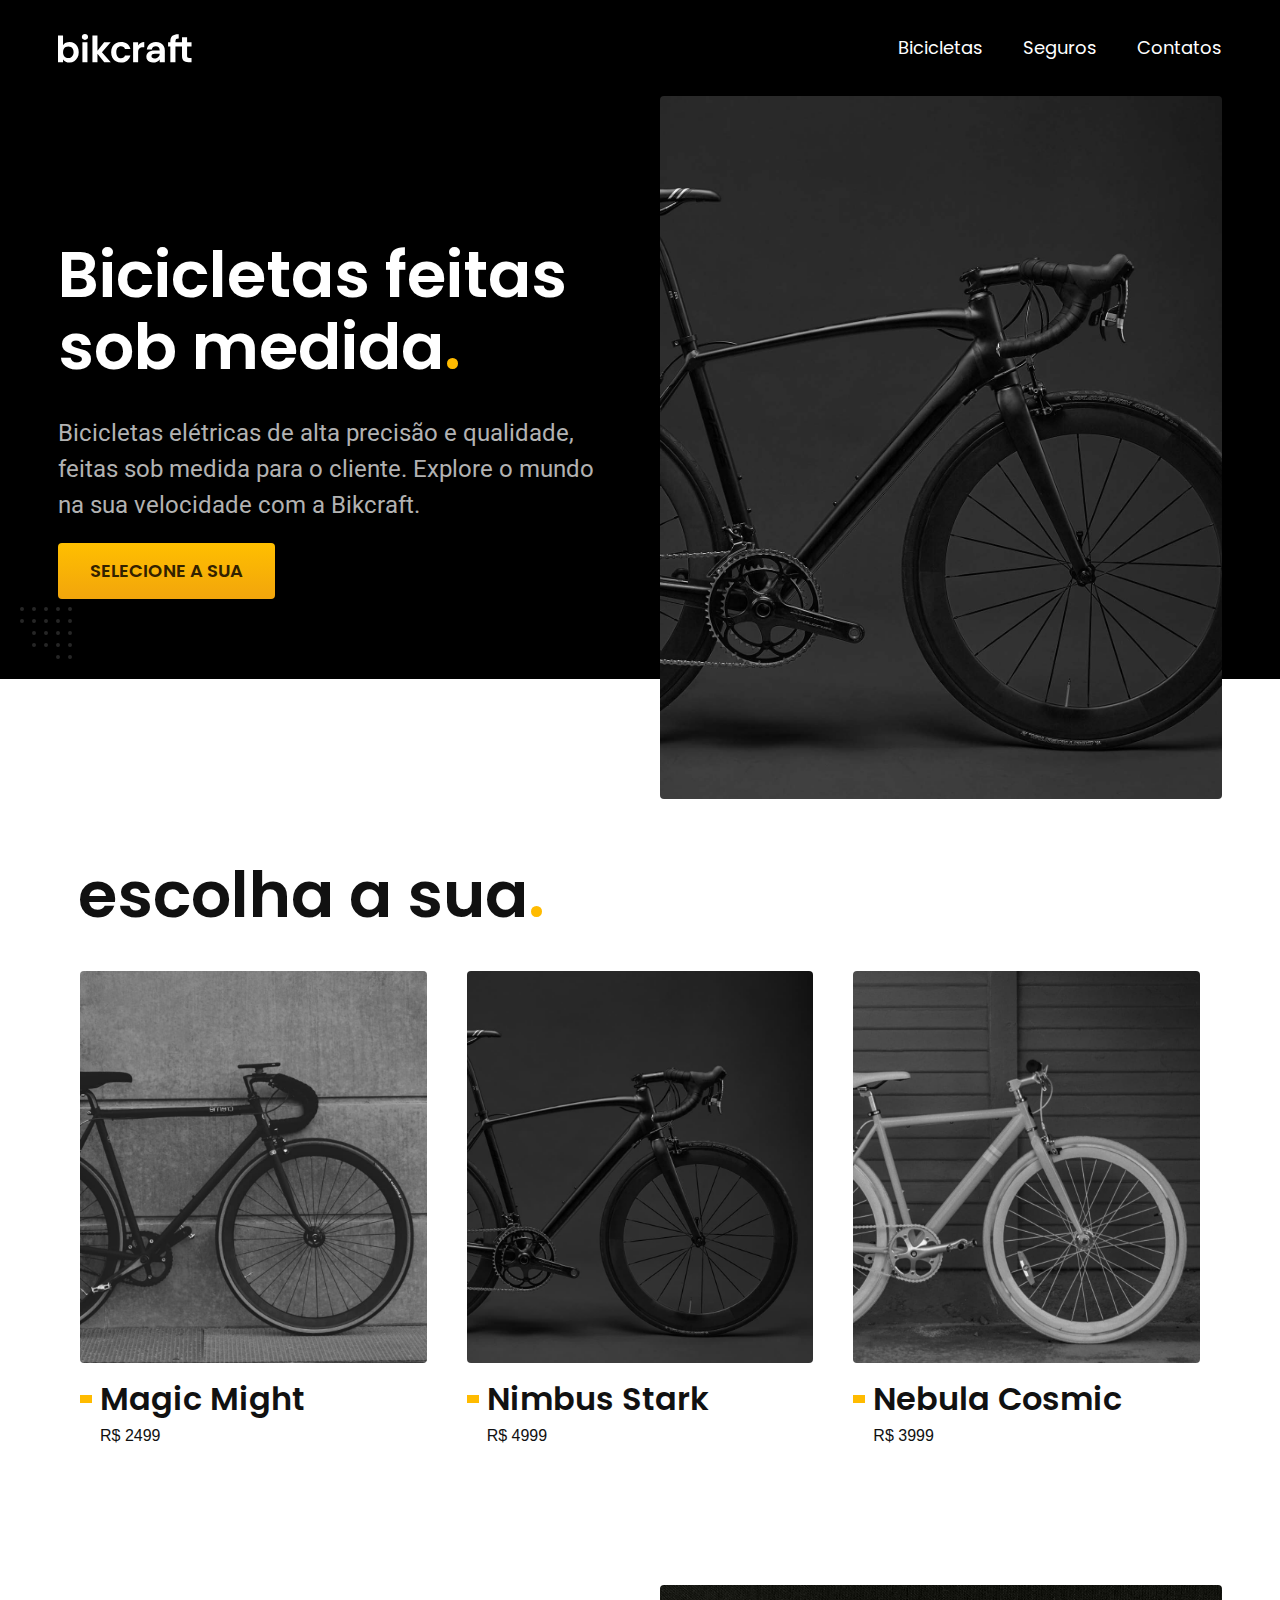
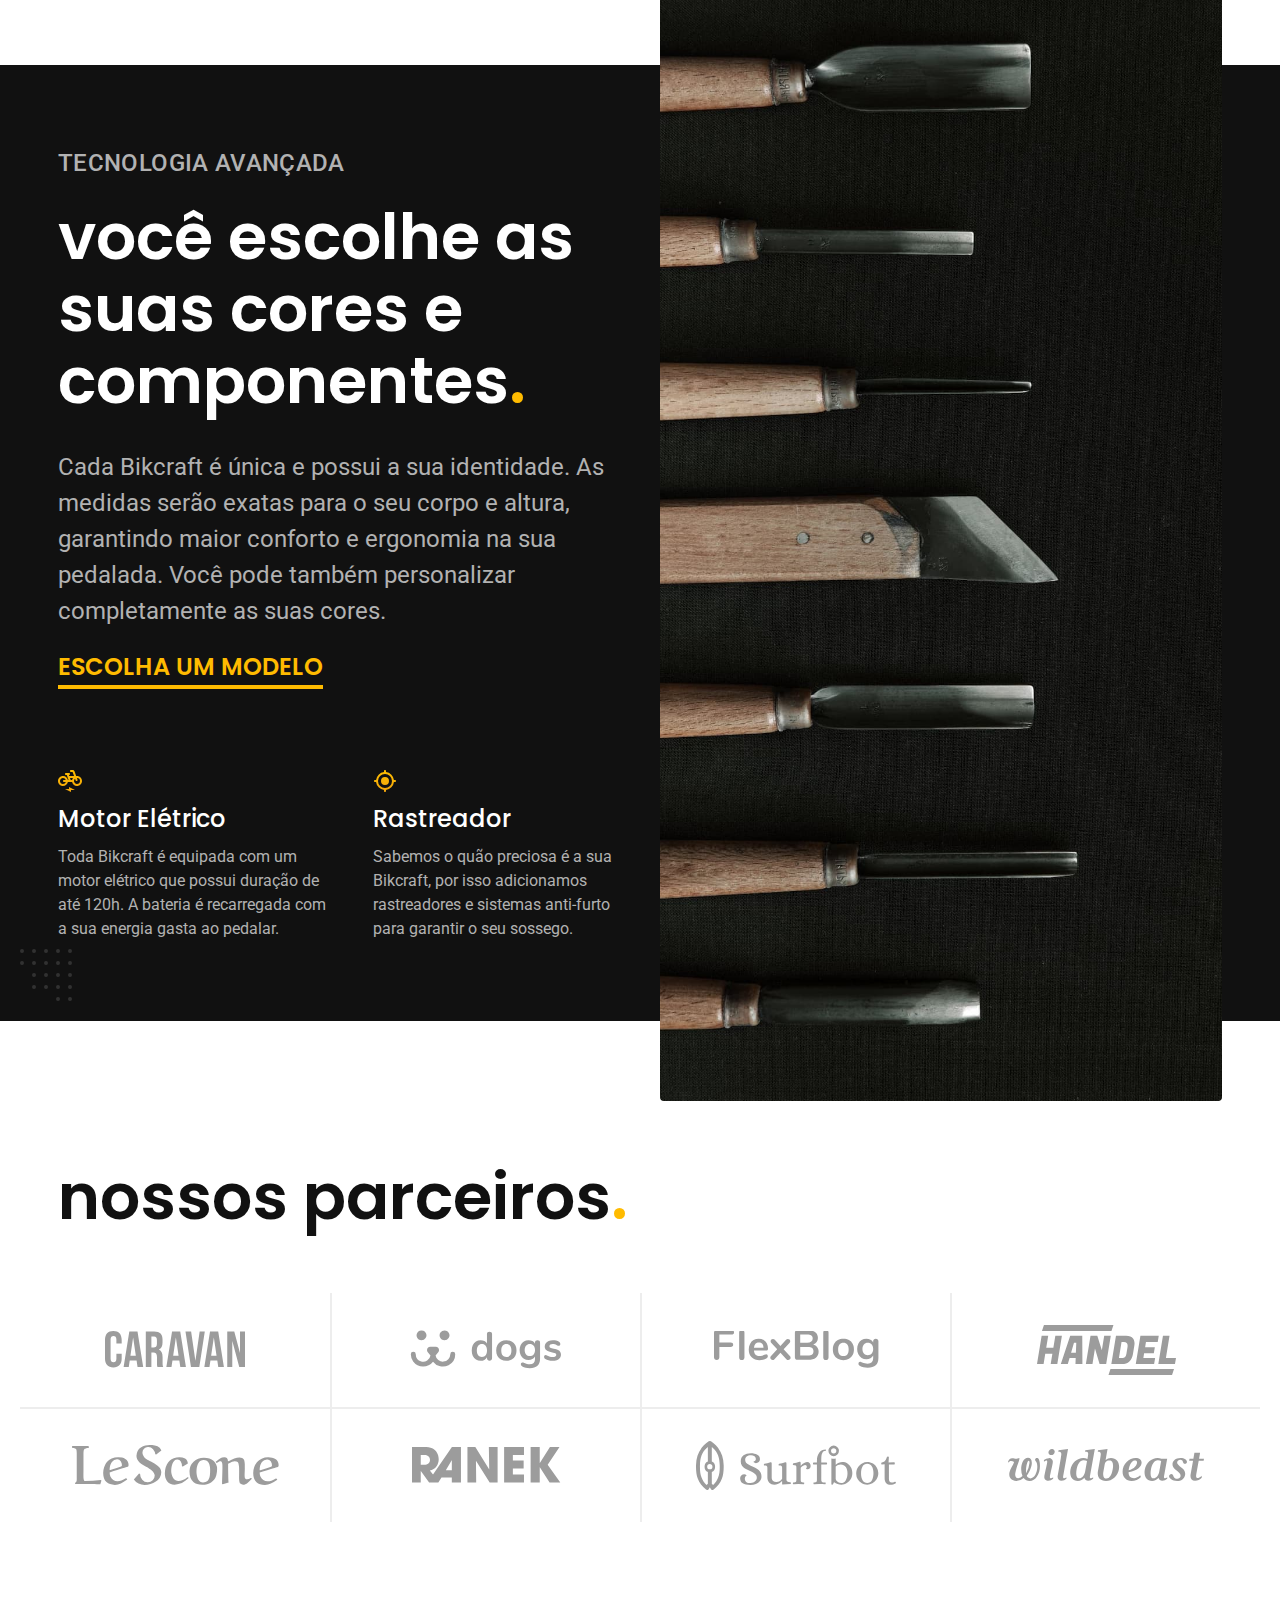
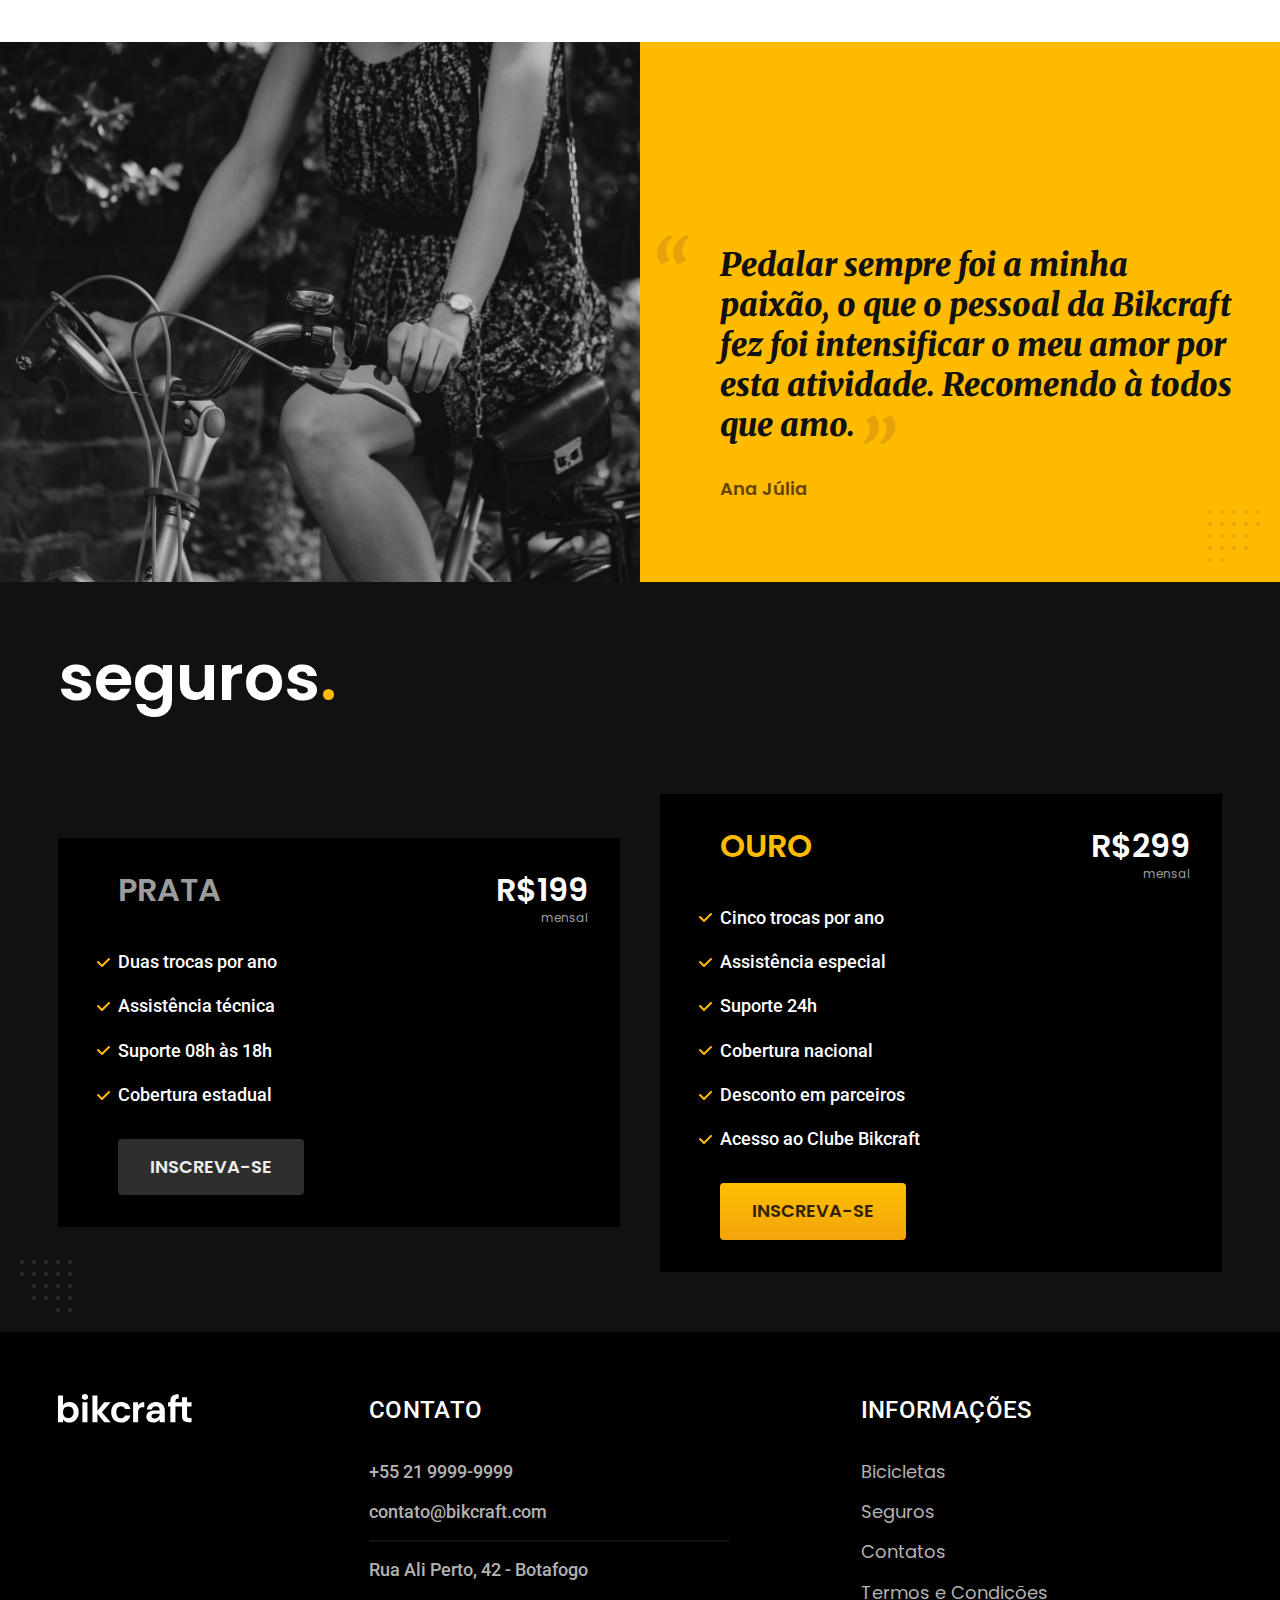
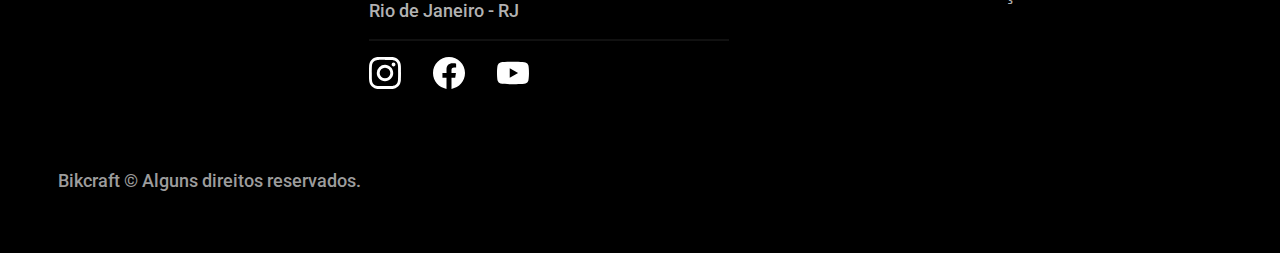
<file: index.html>
<!DOCTYPE html>
<html lang="pt-br">

<head>
  <meta charset="UTF-8">
  <meta name="viewport" content="width=device-width, initial-scale=1.0">
  <meta name="description" content="Bicicletas elétricas de alta precisão e qualidade, feitas sob medida para o cliente. Explore o mundo na sua velocidade com a Bikcraft.">
  <link rel="preconnect" href="https://fonts.googleapis.com">
  <link rel="preconnect" href="https://fonts.gstatic.com" crossorigin>
  <link href="https://fonts.googleapis.com/css2?family=Poppins:wght@400;600&family=Roboto:wght@400;500&family=Merriweather:wght@900&display=swap" rel="stylesheet">
  <title>Bikcraft - Bicicletas Elétricas</title>

  <link rel="preload" href="./css/style.css" as="style">
  <link rel="stylesheet" href="./css/style.css">

  <script>document.documentElement.classList.add('js')</script>
</head>

<body>
  <header class="header-bg">
    <div class="header container">
      <a href="./">
        <img src="./img/bikcraft.svg" width="136" height="32" alt="Logo Bikcraft">
      </a>
      <nav aria-label="primária">
        <ul class="header-menu font-1-m color-0">
          <li><a href="./bicycles.html">Bicicletas</a></li>
          <li><a href="./insurance.html">Seguros</a></li>
          <li><a href="./contact.html">Contatos</a></li>
        </ul>
      </nav>
    </div>
  </header>

  <main class="intro-bg">
    <div class="intro container">
      <div class="intro-content">
        <h1 class="font-1-xxl color-0">Bicicletas feitas sob medida<span class="color-primary-1">.</span></h1>
        <p class="font-2-l color-5">Bicicletas elétricas de alta precisão e qualidade, feitas sob medida para o cliente. Explore o mundo na sua velocidade com a Bikcraft.</p>
        <a class="button" href="./bicycles.html">selecione a sua</a>
      </div>
      <picture>
        <source media="(max-width: 800px)" srcset="./img/bicycles/nimbus.jpg">
        <img src="./img/pictures/introduction.jpg" width="1280" height="1600" alt="Bibicleta elétrica preta">
      </picture>
    </div>
  </main>

  <article class="bicycle-list">
    <h2 class="font-1-xxl container">escolha a sua<span class="color-primary-1">.</span></h2>
    <ul>
      <li>
        <a href="./bicycles/magic.html">
          <img src="./img/bicycles/magic-home.jpg" width="920" height="1040" alt="Bicicleta preta">
          <h3 class="font-1-xl">Magic Might</h3>
          <span class="front-2-m">R$ 2499</span>
        </a>
      </li>
      <li>
        <a href="./bicycles/nimbus.html">
          <img src="./img/bicycles/nimbus-home.jpg" width="920" height="1040" alt="Bicicleta preta">
          <h3 class="font-1-xl">Nimbus Stark</h3>
          <span class="front-2-m">R$ 4999</span>
        </a>
      </li>
      <li>
        <a href="./bicycles/nebula.html">
          <img src="./img/bicycles/nebula-home.jpg" width="920" height="1040" alt="Bicicleta cinza">
          <h3 class="font-1-xl">Nebula Cosmic</h3>
          <span class="front-2-m">R$ 3999</span>
        </a>
      </li>
    </ul>
  </article>

  <article class="technology-bg">
    <div class="technology container">
      <div class="technology-content">
        <span class="font-2-l-b color-5">tecnologia avançada</span>
        <h2 class="font-1-xxl color-0">você escolhe as suas cores e componentes<span class="color-primary-1">.</span></h2>
        <p class="font-2-l color-5">Cada Bikcraft é única e possui a sua identidade. As medidas serão exatas para o seu corpo e altura, garantindo maior conforto e ergonomia na sua pedalada. Você pode também personalizar completamente as suas cores.</p>
        <a class="link" href="/bicycles.html">escolha um modelo</a>

        <div class="technology-content-advantage">
          <div>
            <img src="./img/icons/electric.svg" width="32" height="32" alt="">
            <h3 class="font-1-l color-0">Motor Elétrico</h3>
            <p class="font-2-s color-5">Toda Bikcraft é equipada com um motor elétrico que possui duração de até 120h. A bateria é recarregada com a sua energia gasta ao pedalar.</p>
          </div>
          <div>
            <img src="./img/icons/tracker.svg" width="32" height="32" alt="">
            <h3 class="font-1-l color-0">Rastreador</h3>
            <p class="font-2-s color-5">Sabemos o quão preciosa é a sua Bikcraft, por isso adicionamos rastreadores e sistemas anti-furto para garantir o seu sossego.</p>
          </div>
        </div>
      </div>
      <div class="technology-image">
        <img src="./img/pictures/technology.jpg" width="1200" height="1920" alt="">
      </div>
    </div>
  </article>
  <section class="partners" aria-label="Nossos parceiros">
    <h2 class="container font-1-xxl">nossos parceiros<span class="color-primary-1">.</span> </h2>
    <ul>
      <li><img src="./img/partners/caravan.svg" width="140" height="38" alt="caravan"></li>
      <li><img src="./img/partners/dogs.svg" width="152" height="39" alt="dogs"></li>
      <li><img src="./img/partners/flexblog.svg" width="165" height="38" alt="flexblog"></li>
      <li><img src="./img/partners/handel.svg" width="139" height="50" alt="handel"></li>
      <li><img src="./img/partners/lescone.svg" width="208" height="41" alt="lescone"></li>
      <li><img src="./img/partners/ranek.svg" width="149" height="36" alt="ranek"></li>
      <li><img src="./img/partners/surfbot.svg" width="200" height="49" alt="surfbot"></li>
      <li><img src="./img/partners/wildbeast.svg" width="196" height="34" alt="wildbeast"></li>
    </ul>
  </section>
  <section class="testimony" aria-label="Depoimento">
    <img src="./img/pictures/testimony.jpg" width="1560" height="1360" alt="">
    <div class="testimony-content">
      <blockquote class="font-1-xl color-primary-5">
        <p>Pedalar sempre foi a minha paixão, o que o pessoal da Bikcraft fez foi intensificar o meu amor por esta atividade. Recomendo à todos que amo.</p>
      </blockquote>
      <span class="font-1-m-b color-primary-4">Ana Júlia</span>
    </div>
  </section>

  <article class="insurance-bg">
    <div class="insurance container">
      <h2 class="font-1-xxl color-0">seguros<span class="color-primary-1">.</span></h2>
      <div class="insurance-item">
        <h3 class="font-1-xl color-6">PRATA</h3>
        <span class="font-1-xl color-0">R$199<span class="font-1-xs color-6">mensal</span></span>
        <ul class="font-2-m color-0">
          <li>Duas trocas por ano</li>
          <li>Assistência técnica</li>
          <li>Suporte 08h às 18h</li>
          <li>Cobertura estadual</li>
        </ul>
        <a href="/budget.html" class="button secondary">INSCREVA-SE</a>
      </div>

      <div class="insurance-item">
        <h3 class="font-1-xl color-primary-1">OURO</h3>
        <span class="font-1-xl color-0">R$299<span class="font-1-xs color-6">mensal</span></span>
        <ul class="font-2-m color-0">
          <li>Cinco trocas por ano</li>
          <li>Assistência especial</li>
          <li>Suporte 24h</li>
          <li>Cobertura nacional</li>
          <li>Desconto em parceiros</li>
          <li>Acesso ao Clube Bikcraft</li>
        </ul>
        <a href="/budget.html" class="button">INSCREVA-SE</a>
      </div>
    </div>
  </article>

  <footer class="footer-bg">
    <div class="footer container">
      <img src="./img/bikcraft.svg" width="136" height="32" alt="Bikcraft">

      <div>
        <h2 class="font-2-l-b color-0">CONTATO</h2>
        <ul class="footer-contact font-2-m color-5">
          <li><a href="tel:+552199999999">+55 21 9999-9999</a> </li>
          <li><a href="mailto:contato@bikcraft.com">contato@bikcraft.com</a> </li>
          <li>Rua Ali Perto, 42 - Botafogo</li>
          <li>Rio de Janeiro - RJ</li>
        </ul>
        <div class="footer-media">
          <a href="/">
            <img src="./img/media/instagram.svg" width="32" height="32" alt="Instagram">
          </a>
          <a href="/">
            <img src="./img/media/facebook.svg" width="32" height="32" alt="Facebook">
          </a>
          <a href="/">
            <img src="./img/media/youtube.svg" width="32" height="32" alt="Youtube">
          </a>
        </div>
      </div>

      <div>
        <h2 class="font-2-l-b color-0">INFORMAÇÕES</h2>
        <ul class="font-1-m color-5">
          <li><a href="./bicycles.html">Bicicletas</a></li>
          <li><a href="./insurance.html">Seguros</a></li>
          <li><a href="./contact.html">Contatos</a></li>
          <li><a href="./terms.html">Termos e Condições</a></li>
        </ul>
      </div>
      <p class="footer-copy font-2-m color-6">Bikcraft © Alguns direitos reservados.</p>
    </div>
  </footer>
  <script src="./js/script.js"></script>
  <script src="./js/script.js"></script>
</body>

</html>
</file>
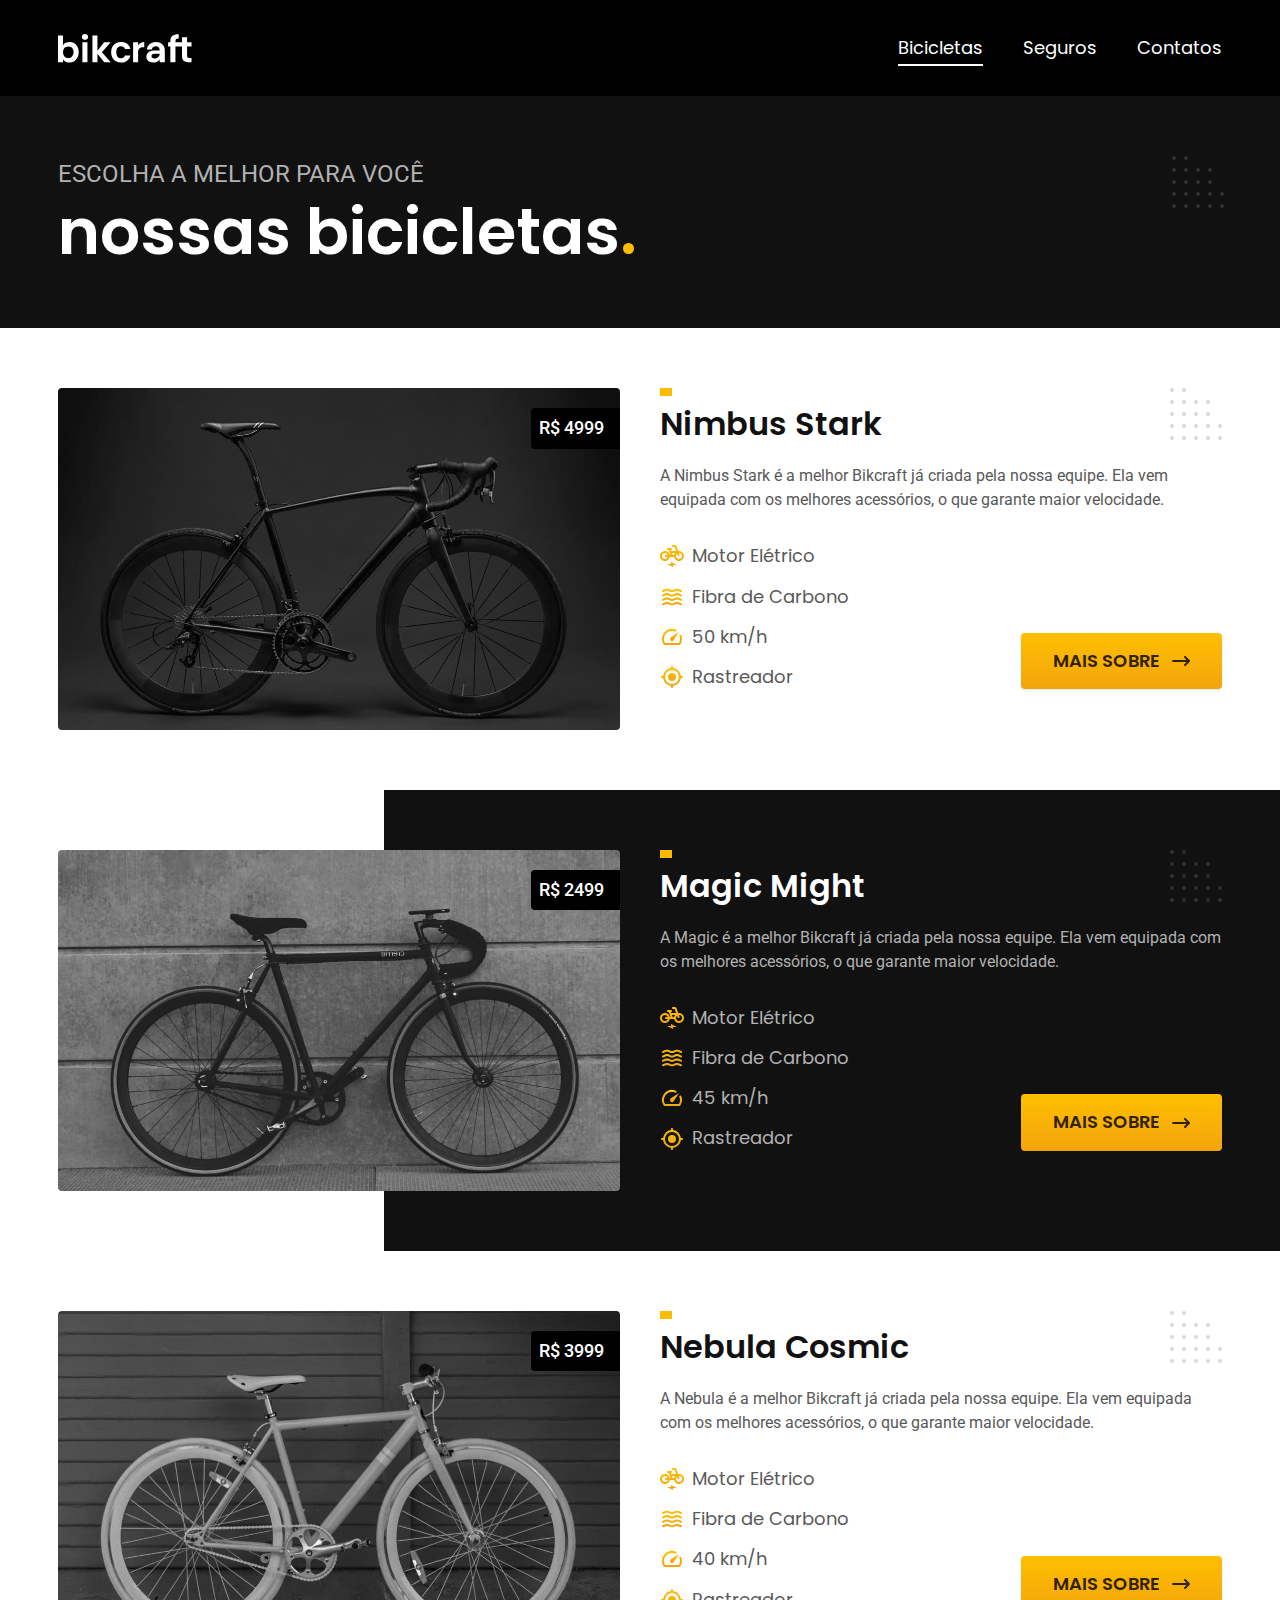
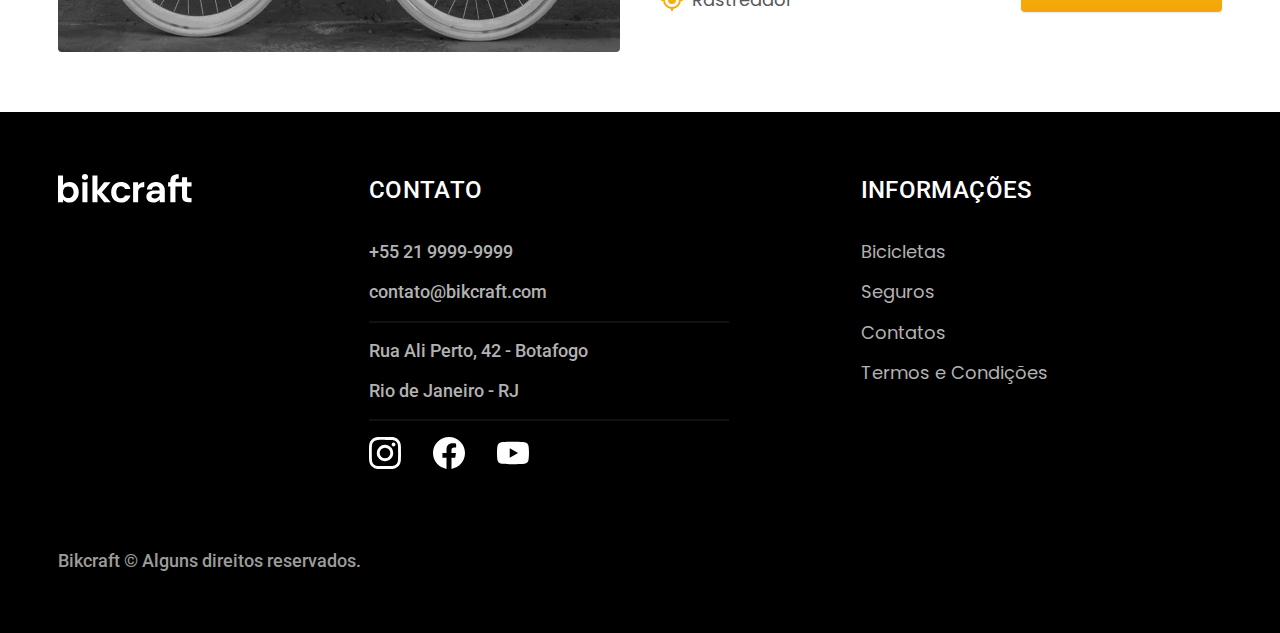
<file: bicycles.html>
<!DOCTYPE html>
<html lang="pt-br">

<head>
  <meta charset="UTF-8">
  <meta name="viewport" content="width=device-width, initial-scale=1.0">
  <meta name="description" content="Bicicletas elétricas Bikcraft.">
  <link rel="preconnect" href="https://fonts.googleapis.com">
  <link rel="preconnect" href="https://fonts.gstatic.com" crossorigin>
  <link href="https://fonts.googleapis.com/css2?family=Poppins:wght@400;600&family=Roboto:wght@400;500&family=Merriweather:wght@900&display=swap" rel="stylesheet">
  <title>Nossas Bicicletas | Bikcraft</title>
  <link rel="preload" href="./css/style.css" as="style">
  <link rel="stylesheet" href="./css/style.css">

  <script>document.documentElement.classList.add('js')</script>
</head>

<body>
  <header class="header-bg">
    <div class="header container">
      <a href="./">
        <img src="./img/bikcraft.svg" width="136" height="32" alt="Logo Bikcraft">
      </a>
      <nav aria-label="primária">
        <ul class="header-menu font-1-m color-0">
          <li><a href="./bicycles.html">Bicicletas</a></li>
          <li><a href="./insurance.html">Seguros</a></li>
          <li><a href="./contact.html">Contatos</a></li>
        </ul>
      </nav>
    </div>
  </header>

  <main>
    <div class="title-bg">
      <div class="title container">
        <p class="font-2-l">escolha a melhor para você</p>
        <h1 class="font-1-xxl">nossas bicicletas<span class="color-primary-1">.</span></h1>
      </div>
    </div>

    <main>
      <div class="bicycles container">
        <div class="bicycles-image">
          <img src="./img/bicycles/nimbus.jpg" width="1120" height="680" alt="Bicicleta Preta modelo Nimbus Stark">
          <span class="font-2-m color-0">R$ 4999</span>
        </div>

        <div class="bicycles-content">
          <h2 class="font-1-xl color-11">Nimbus Stark</h2>
          <p class="font-2-s color-8">A Nimbus Stark é a melhor Bikcraft já criada pela nossa equipe. Ela vem equipada com os melhores acessórios, o que garante maior velocidade.</p>
          <ul class="font-1-m color-8">
            <li>
              <img src="./img/icons/electric.svg" width="32" height="32" alt="">
              Motor Elétrico
            </li>
            <li>
              <img src="./img/icons/carbon.svg" width="32" height="32" alt="">
              Fibra de Carbono
            </li>
            <li>
              <img src="./img/icons/speed.svg" width="32" height="32" alt="">
              50 km/h
            </li>
            <li>
              <img src="./img/icons/tracker.svg" width="32" height="32" alt="">
              Rastreador
            </li>
          </ul>
          <a class="button arrow font-1-m-b" href="/bicycles/nimbus.html">Mais sobre</a>
        </div>
      </div>

      <div class="bicycles-bg">
        <div class="bicycles container">
          <div class="bicycles-image">
            <img src="./img/bicycles/magic.jpg" width="1120" height="680" alt="Bicicleta Preta modelo Magic">
            <span class="font-2-m color-0">R$ 2499</span>
          </div>

          <div class="bicycles-content">
            <h2 class="font-1-xl color-0">Magic Might</h2>
            <p class="font-2-s color-5">A Magic é a melhor Bikcraft já criada pela nossa equipe. Ela vem equipada com os melhores acessórios, o que garante maior velocidade.</p>
            <ul class="font-1-m color-5">
              <li>
                <img src="./img/icons/electric.svg" width="32" height="32" alt="">
                Motor Elétrico
              </li>
              <li>
                <img src="./img/icons/carbon.svg" width="32" height="32" alt="">
                Fibra de Carbono
              </li>
              <li>
                <img src="./img/icons/speed.svg" width="32" height="32" alt="">
                45 km/h
              </li>
              <li>
                <img src="./img/icons/tracker.svg" width="32" height="32" alt="">
                Rastreador
              </li>
            </ul>
            <a class="button arrow font-1-m-b" href="/bicycles/magic.html">Mais sobre</a>
          </div>
        </div>
      </div>

      <div class="bicycles container">
        <div class="bicycles-image">
          <img src="./img/bicycles/nebula.jpg" width="1120" height="680" alt="Bicicleta Preta modelo Nebula">
          <span class="font-2-m color-0">R$ 3999</span>
        </div>

        <div class="bicycles-content">
          <h2 class="font-1-xl color-11">Nebula Cosmic</h2>
          <p class="font-2-s color-8">A Nebula é a melhor Bikcraft já criada pela nossa equipe. Ela vem equipada com os melhores acessórios, o que garante maior velocidade.</p>
          <ul class="font-1-m color-8">
            <li>
              <img src="./img/icons/electric.svg" width="32" height="32" alt="">
              Motor Elétrico
            </li>
            <li>
              <img src="./img/icons/carbon.svg" width="32" height="32" alt="">
              Fibra de Carbono
            </li>
            <li>
              <img src="./img/icons/speed.svg" width="32" height="32" alt="">
              40 km/h
            </li>
            <li>
              <img src="./img/icons/tracker.svg" width="32" height="32" alt="">
              Rastreador
            </li>
          </ul>
          <a class="button arrow font-1-m-b" href="/bicycles/nebula.html">Mais sobre</a>
        </div>
      </div>

    </main>


    <footer class="footer-bg">
      <div class="footer container">
        <img src="./img/bikcraft.svg" width="136" height="32" alt="Bikcraft">

        <div>
          <h2 class="font-2-l-b color-0">CONTATO</h2>
          <ul class="footer-contact font-2-m color-5">
            <li><a href="tel:+552199999999">+55 21 9999-9999</a> </li>
            <li><a href="mailto:contato@bikcraft.com">contato@bikcraft.com</a> </li>
            <li>Rua Ali Perto, 42 - Botafogo</li>
            <li>Rio de Janeiro - RJ</li>
          </ul>
          <div class="footer-media">
            <a href="/">
              <img src="./img/media/instagram.svg" width="32" height="32" alt="Instagram">
            </a>
            <a href="/">
              <img src="./img/media/facebook.svg" width="32" height="32" alt="Facebook">
            </a>
            <a href="/">
              <img src="./img/media/youtube.svg" width="32" height="32" alt="Youtube">
            </a>
          </div>
        </div>

        <div>
          <h2 class="font-2-l-b color-0">INFORMAÇÕES</h2>
          <ul class="font-1-m color-5">
            <li><a href="./bicycles.html">Bicicletas</a></li>
            <li><a href="./insurance.html">Seguros</a></li>
            <li><a href="./contact.html">Contatos</a></li>
            <li><a href="./terms.html">Termos e Condições</a></li>
          </ul>
        </div>
        <p class="footer-copy font-2-m color-6">Bikcraft © Alguns direitos reservados.</p>
      </div>
    </footer>
    <script src="./js/script.js"></script>
</body>

</html>
</file>
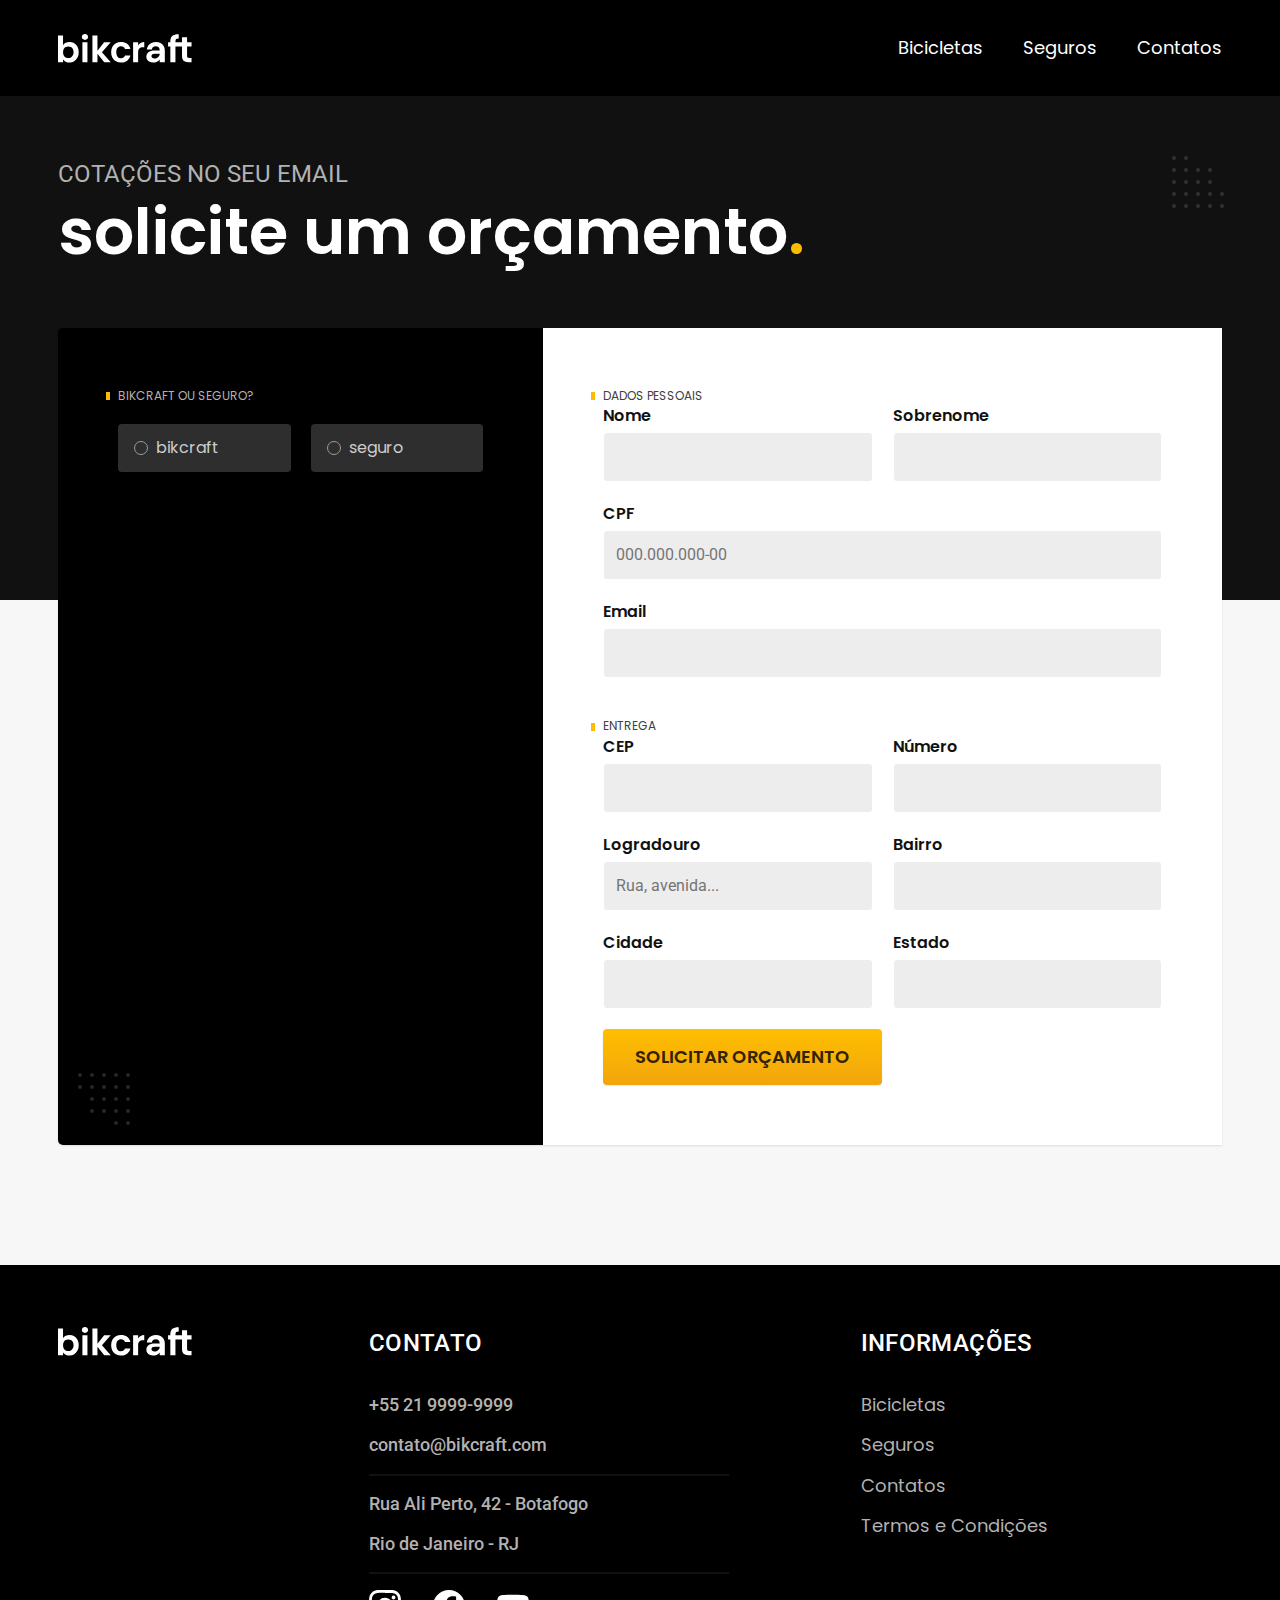
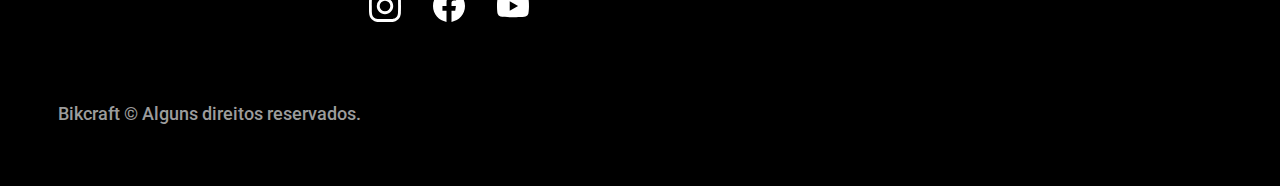
<file: budget.html>
<!DOCTYPE html>
<html lang="pt-br">

<head>
  <meta charset="UTF-8">
  <meta name="viewport" content="width=device-width, initial-scale=1.0">
  <meta name="description" content="Solicite um orçamento específico.">
  <link rel="preconnect" href="https://fonts.googleapis.com">
  <link rel="preconnect" href="https://fonts.gstatic.com" crossorigin>
  <link href="https://fonts.googleapis.com/css2?family=Poppins:wght@400;600&family=Roboto:wght@400;500&family=Merriweather:wght@900&display=swap" rel="stylesheet">
  <title>Orçamento | Bikcraft</title>
  <link rel="preload" href="./css/style.css" as="style">
  <link rel="stylesheet" href="./css/style.css">

  <script>document.documentElement.classList.add('js')</script>
</head>

<body id="budget">
  <header class="header-bg">
    <div class="header container">
      <a href="./">
        <img src="./img/bikcraft.svg" alt="Logo Bikcraft">
      </a>
      <nav aria-label="primária">
        <ul class="header-menu font-1-m color-0">
          <li><a href="./bicycles.html">Bicicletas</a></li>
          <li><a href="./insurance.html">Seguros</a></li>
          <li><a href="./contact.html">Contatos</a></li>
        </ul>
      </nav>
    </div>
  </header>

  <main>
    <div class="title-bg">
      <div class="title container">
        <p class="font-2-l">cotações no seu email</p>
        <h1 class="font-1-xxl">solicite um orçamento<span class="color-primary-1">.</span></h1>
      </div>
    </div>

    <form class="budget container" action="./budget.html">
      <div class="budget-product">
        <h2 class="font-1-xs color-5">bikcraft ou seguro?</h2>
        <input type="radio" name="budget-type" id="bikcraft">
        <label for="bikcraft">bikcraft</label>

        <input type="radio" name="budget-type" id="insurance">
        <label for="insurance">seguro</label>

        <div class="budget-content" id="budget-bikcraft">
          <h2 class="font-1-xs color-5">escolha a sua</h2>
          <input type="radio" name="product" id="nimbus">
          <label for="nimbus">Nimbus Stark <span>R$ 4999</span></label>
          <div class="budget-detail">
            <ul>
              <li><img src="./img/icons/electric.svg" width="32" height="32" alt="">Motor Elétrico</li>
              <li><img src="./img/icons/carbon.svg" width="32" height="32" alt="">Fira de Carbono</li>
              <li><img src="./img/icons/speed.svg" width="32" height="32" alt="">50 km/h</li>
              <li><img src="./img/icons/tracker.svg" width="32" height="32" alt="">Rastreador</li>
            </ul>
            <img src="./img/bicycles/nimbus.jpg" width="1120" height="680" alt="Bicicleta preta">
          </div>

          <input type="radio" name="product" id="magic">
          <label for="magic">Magic Might <span>R$ 2499</span></label>
          <div class="budget-detail">
            <ul>
              <li><img src="./img/icons/electric.svg" width="32" height="32" alt="">Motor Elétrico</li>
              <li><img src="./img/icons/carbon.svg" width="32" height="32" alt="">Fira de Carbono</li>
              <li><img src="./img/icons/speed.svg" width="32" height="32" alt="">45 km/h</li>
              <li><img src="./img/icons/tracker.svg" width="32" height="32" alt="">Rastreador</li>
            </ul>
            <img src="./img/bicycles/magic.jpg" width="1120" height="680" alt="Bicicleta preta">
          </div>

          <input type="radio" name="product" id="nebula">
          <label for="nebula">Nebula Cosmic <span>R$ 3999</span></label>
          <div class="budget-detail">
            <ul>
              <li><img src="./img/icons/electric.svg" width="32" height="32" alt="">Motor Elétrico</li>
              <li><img src="./img/icons/carbon.svg" width="32" height="32" alt="">Fira de Carbono</li>
              <li><img src="./img/icons/speed.svg" width="32" height="32" alt="">40 km/h</li>
              <li><img src="./img/icons/tracker.svg" width="32" height="32" alt="">Rastreador</li>
            </ul>
            <img src="./img/bicycles/nebula.jpg" width="1120" height="680" alt="Bicicleta cinza">
          </div>
        </div>

        <div class="budget-content" id="budget-insurance">
          <h2 class="font-1-xs color-5">escolha o plano</h2>
          <input type="radio" name="product" id="silver">
          <label for="silver">Prata <span>R$ 199</span></label>

          <input type="radio" name="product" id="gold">
          <label for="gold">Ouro <span>R$ 299</span></label>
        </div>
      </div>

      <div class="budget-data form">
        <h2 class="font-1-xs color-9 col-2">dados pessoais</h2>
        <div>
          <label for="name">Nome</label>
          <input type="text" id="name" name="name">
        </div>
        <div>
          <label for="last-name">Sobrenome</label>
          <input type="text" id="last-name" name="last-name">
        </div>
        <div class="col-2">
          <label for="document">CPF</label>
          <input type="text" id="document" name="document" placeholder="000.000.000-00">
        </div>
        <div class="col-2">
          <label for="email">Email</label>
          <input type="email" id="email" name="email">
        </div>

        <h2 class="font-1-xs color-9 col-2">entrega</h2>
        <div>
          <label for="zip-code">CEP</label>
          <input type="text" id="zip-code" name="zip-code">
        </div>
        <div>
          <label for="number">Número</label>
          <input type="text" id="number" name="number">
        </div>
        <div>
          <label for="street">Logradouro</label>
          <input type="text" id="street" name="street" placeholder="Rua, avenida...">
        </div>
        <div>
          <label for="district">Bairro</label>
          <input type="text" id="district" name="district">
        </div>
        <div>
          <label for="city">Cidade</label>
          <input type="text" id="city" name="city">
        </div>
        <div>
          <label for="state">Estado</label>
          <input type="text" id="state" name="state">
        </div>
        <button class="button col-2">solicitar orçamento</button>
      </div>
    </form>

  </main>

  <footer class="footer-bg">
    <div class="footer container">
      <img src="./img/bikcraft.svg" width="136" height="32" alt="Bikcraft">

      <div>
        <h2 class="font-2-l-b color-0">CONTATO</h2>
        <ul class="footer-contact font-2-m color-5">
          <li><a href="tel:+552199999999">+55 21 9999-9999</a> </li>
          <li><a href="mailto:contato@bikcraft.com">contato@bikcraft.com</a> </li>
          <li>Rua Ali Perto, 42 - Botafogo</li>
          <li>Rio de Janeiro - RJ</li>
        </ul>
        <div class="footer-media">
          <a href="/">
            <img src="./img/media/instagram.svg" width="32" height="32" alt="Instagram">
          </a>
          <a href="/">
            <img src="./img/media/facebook.svg" width="32" height="32" alt="Facebook">
          </a>
          <a href="/">
            <img src="./img/media/youtube.svg" width="32" height="32" alt="Youtube">
          </a>
        </div>
      </div>

      <div>
        <h2 class="font-2-l-b color-0">INFORMAÇÕES</h2>
        <ul class="font-1-m color-5">
          <li><a href="./bicycles.html">Bicicletas</a></li>
          <li><a href="./insurance.html">Seguros</a></li>
          <li><a href="./contact.html">Contatos</a></li>
          <li><a href="./terms.html">Termos e Condições</a></li>
        </ul>
      </div>
      <p class="footer-copy font-2-m color-6">Bikcraft © Alguns direitos reservados.</p>
    </div>
  </footer>
  <script src="./js/script.js"></script>
</body>

</html>
</file>
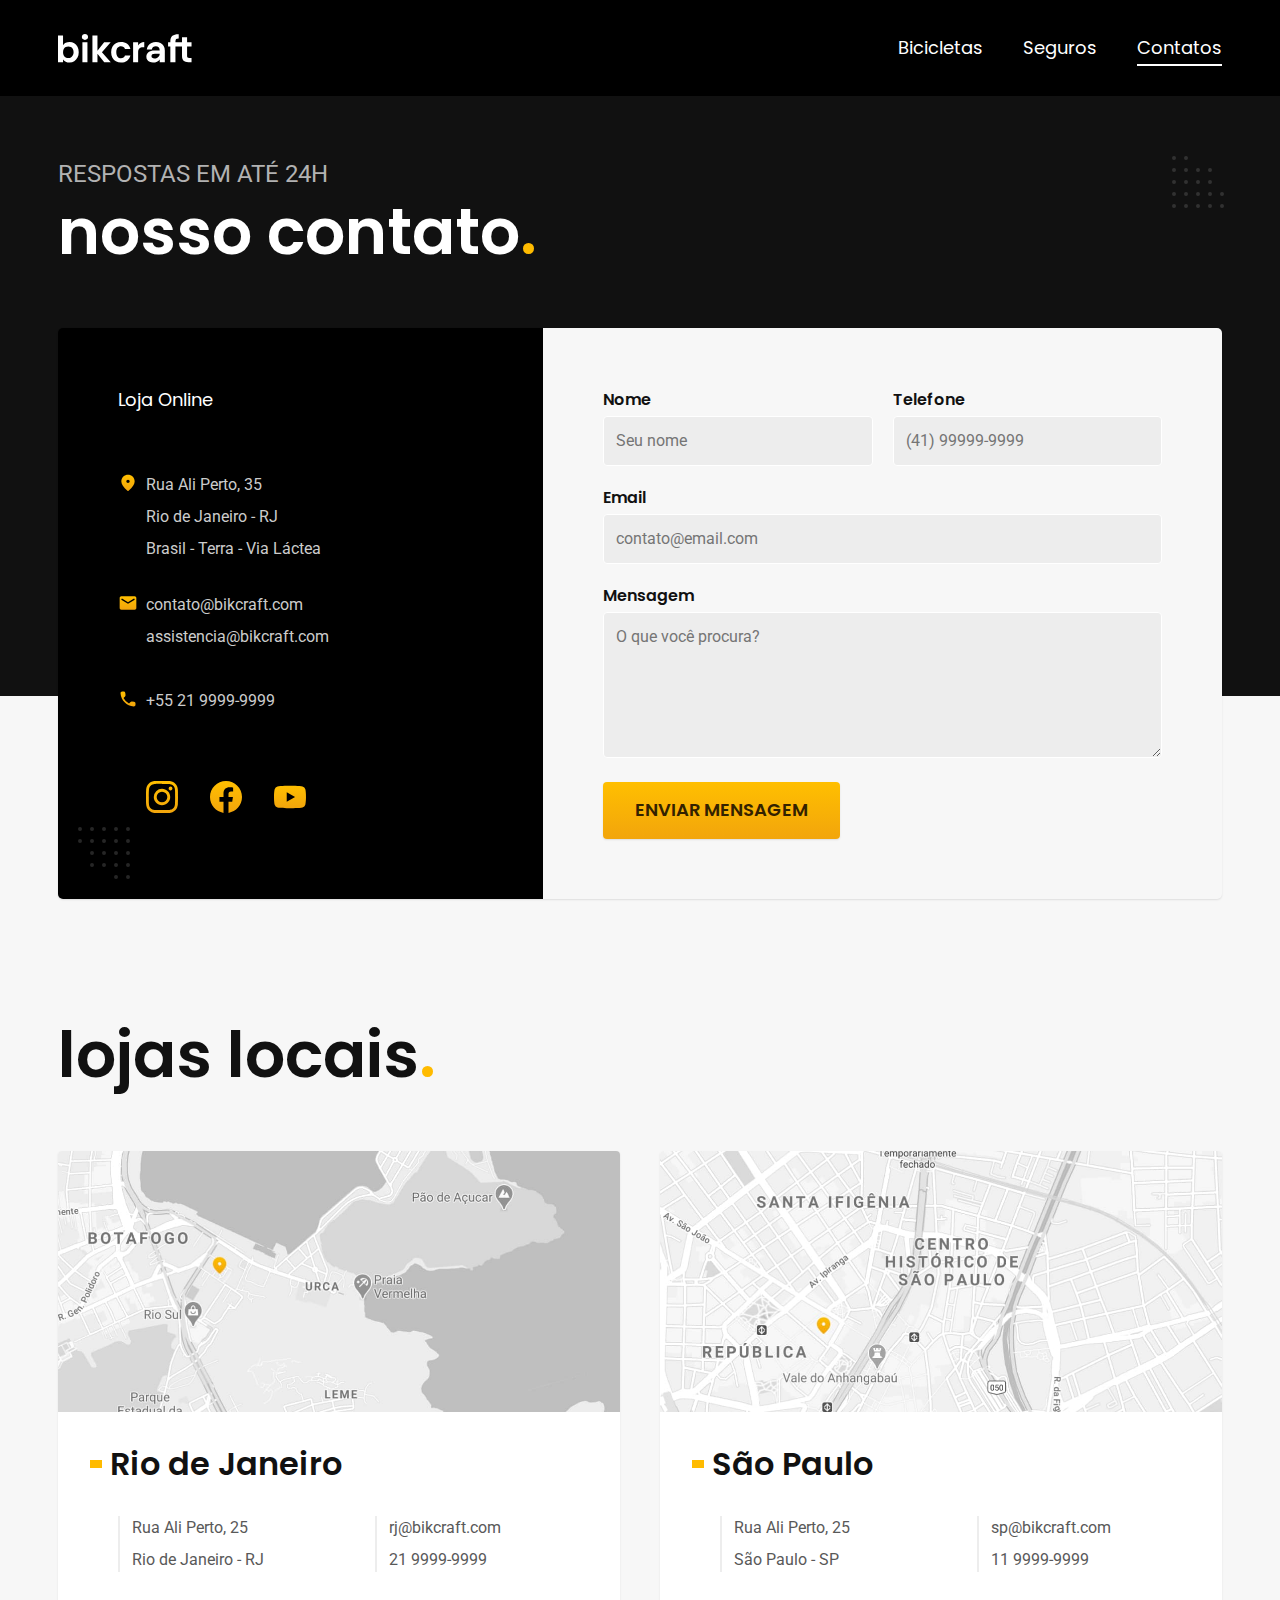
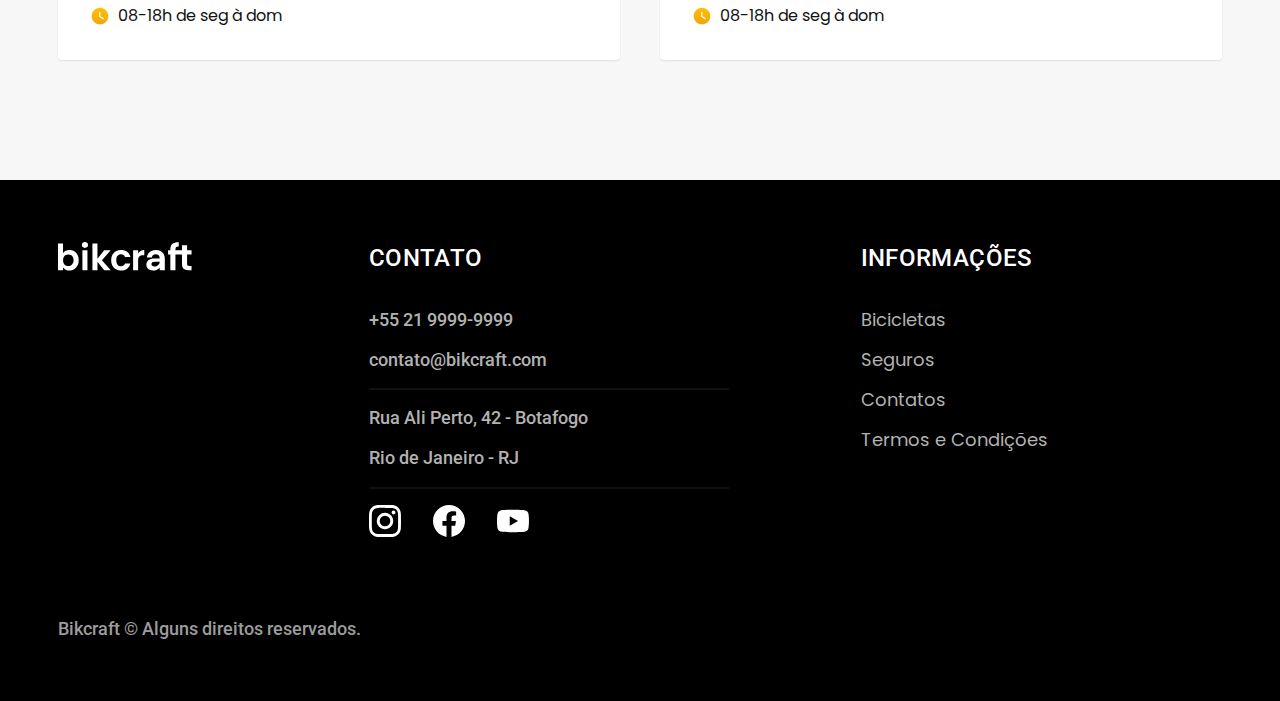
<file: contact.html>
<!DOCTYPE html>
<html lang="pt-br">

<head>
  <meta charset="UTF-8">
  <meta name="viewport" content="width=device-width, initial-scale=1.0">
  <meta name="description" content="Entre em contato conosco.">
  <link rel="preconnect" href="https://fonts.googleapis.com">
  <link rel="preconnect" href="https://fonts.gstatic.com" crossorigin>
  <link href="https://fonts.googleapis.com/css2?family=Poppins:wght@400;600&family=Roboto:wght@400;500&family=Merriweather:wght@900&display=swap" rel="stylesheet">
  <title>Contatos | Bikcraft</title>
  <link rel="preload" href="./css/style.css" as="style">
  <link rel="stylesheet" href="./css/style.css">

  <script>document.documentElement.classList.add('js')</script>
</head>

<body id="contact">
  <header class="header-bg">
    <div class="header container">
      <a href="./">
        <img src="./img/bikcraft.svg" width="136" height="32" alt="Logo Bikcraft">
      </a>
      <nav aria-label="primária">
        <ul class="header-menu font-1-m color-0">
          <li><a href="./bicycles.html">Bicicletas</a></li>
          <li><a href="./insurance.html">Seguros</a></li>
          <li><a href="./contact.html">Contatos</a></li>
        </ul>
      </nav>
    </div>
  </header>

  <main class="contact-bg">
    <div class="title-bg">
      <div class="title container">
        <p class="font-2-l">respostas em até 24h</p>
        <h1 class="font-1-xxl">nosso contato<span class="color-primary-1">.</span></h1>
      </div>
    </div>

    <div class="contact container">
      <section class="contact-content" aria-label="Endereço">
        <h2 class="font-1-m color-0">Loja Online</h2>
        <div class="contact-address font-2-s color-4">
          <p>Rua Ali Perto, 35</p>
          <p>Rio de Janeiro - RJ</p>
          <p>Brasil - Terra - Via Láctea</p>
        </div>

        <address class="contact-means font-2-s color-4">
          <a href="mailto:contato@bikcraft.com">contato@bikcraft.com</a>
          <a href="mailto:assistencia@bikcraft.com">assistencia@bikcraft.com</a>
          <a class="contact-mean-phone" href="tel:+552199999999">+55 21 9999-9999</a>
        </address>

        <div class="contact-media">
          <a href="/">
            <img src="./img/media/instagram-p.svg" width="32" height="32" alt="Instagram">
          </a>
          <a href="/">
            <img src="./img/media/facebook-p.svg" width="32" height="32" alt="Facebook">
          </a>
          <a href="/">
            <img src="./img/media/youtube-p.svg" width="32" height="32" alt="Youtube">
          </a>
        </div>
      </section>

      <section class="contact-form" aria-label="Formulário">
        <form class="form" action="./contact.html">
          <div>
            <label for="name">Nome</label>
            <input type="text" id="name" name="name" placeholder="Seu nome">
          </div>
          <div>
            <label for="phone">Telefone</label>
            <input type="text" id="phone" name="phone" placeholder="(41) 99999-9999">
          </div>
          <div class="col-2">
            <label for="email">Email</label>
            <input type="email" id="email" name="email" placeholder="contato@email.com">
          </div>
          <div class="col-2">
            <label for="message">Mensagem</label>
            <textarea name="message" id="message" rows="5" placeholder="O que você procura?"></textarea>
          </div>
          <button class="button col-2">enviar mensagem</button>
        </form>
      </section>
    </div>
  </main>

  <article class="store container">
    <h2 class="font-1-xxl">lojas locais<span class="color-primary-1">.</span> </h2>

    <div class="store-item">
      <img src="./img/stores/rj.jpg" width="562" height="260" alt="Local no mapa da loja do Rio de Janeiro localizada em Rua Ali Perto, n. 25, Rio de Janeiro/RJ">

      <div class="store-content">
        <h3 class="font-1-xl">Rio de Janeiro</h3>
        <div class="store-data font-2-s color-8">
          <p>Rua Ali Perto, 25</p>
          <p>Rio de Janeiro - RJ</p>
        </div>
        <div class="store-data font-2-s color-8">
          <a href="mailto:rj@bikcraft.com">rj@bikcraft.com</a>
          <a href="tel:+552199999999">21 9999-9999</a>
        </div>
        <p class="store-hours font-1-s"><img src="./img/icons/horary.svg" width="20" height="20" alt="">08-18h de seg à dom</p>
      </div>
    </div>

    <div class="store-item">
      <img src="./img/stores/sp.jpg" width="562" height="260" alt="Local no mapa da loja de São Paulo localizada em Rua Ali Perto, n. 25, São Paulo/SP">

      <div class="store-content">
        <h3 class="font-1-xl">São Paulo</h3>
        <div class="store-data font-2-s color-8">
          <p>Rua Ali Perto, 25</p>
          <p>São Paulo - SP</p>
        </div>
        <div class="store-data font-2-s color-8">
          <a href="mailto:sp@bikcraft.com">sp@bikcraft.com</a>
          <a href="tel:+551199999999">11 9999-9999</a>
        </div>
        <p class="store-hours font-1-s"><img src="./img/icons/horary.svg" width="20" height="20" alt="">08-18h de seg à dom</p>
      </div>
    </div>
  </article>

  <footer class="footer-bg">
    <div class="footer container">
      <img src="./img/bikcraft.svg" width="136" height="32" alt="Bikcraft">

      <div>
        <h2 class="font-2-l-b color-0">CONTATO</h2>
        <ul class="footer-contact font-2-m color-5">
          <li><a href="tel:+552199999999">+55 21 9999-9999</a> </li>
          <li><a href="mailto:contato@bikcraft.com">contato@bikcraft.com</a> </li>
          <li>Rua Ali Perto, 42 - Botafogo</li>
          <li>Rio de Janeiro - RJ</li>
        </ul>
        <div class="footer-media">
          <a href="/">
            <img src="./img/media/instagram.svg" width="32" height="32" alt="Instagram">
          </a>
          <a href="/">
            <img src="./img/media/facebook.svg" width="32" height="32" alt="Facebook">
          </a>
          <a href="/">
            <img src="./img/media/youtube.svg" width="32" height="32" alt="Youtube">
          </a>
        </div>
      </div>

      <div>
        <h2 class="font-2-l-b color-0">INFORMAÇÕES</h2>
        <ul class="font-1-m color-5">
          <li><a href="./bicycles.html">Bicicletas</a></li>
          <li><a href="./insurance.html">Seguros</a></li>
          <li><a href="./contact.html">Contatos</a></li>
          <li><a href="./terms.html">Termos e Condições</a></li>
        </ul>
      </div>
      <p class="footer-copy font-2-m color-6">Bikcraft © Alguns direitos reservados.</p>
    </div>
  </footer>
  <script src="./js/script.js"></script>
</body>

</html>
</file>
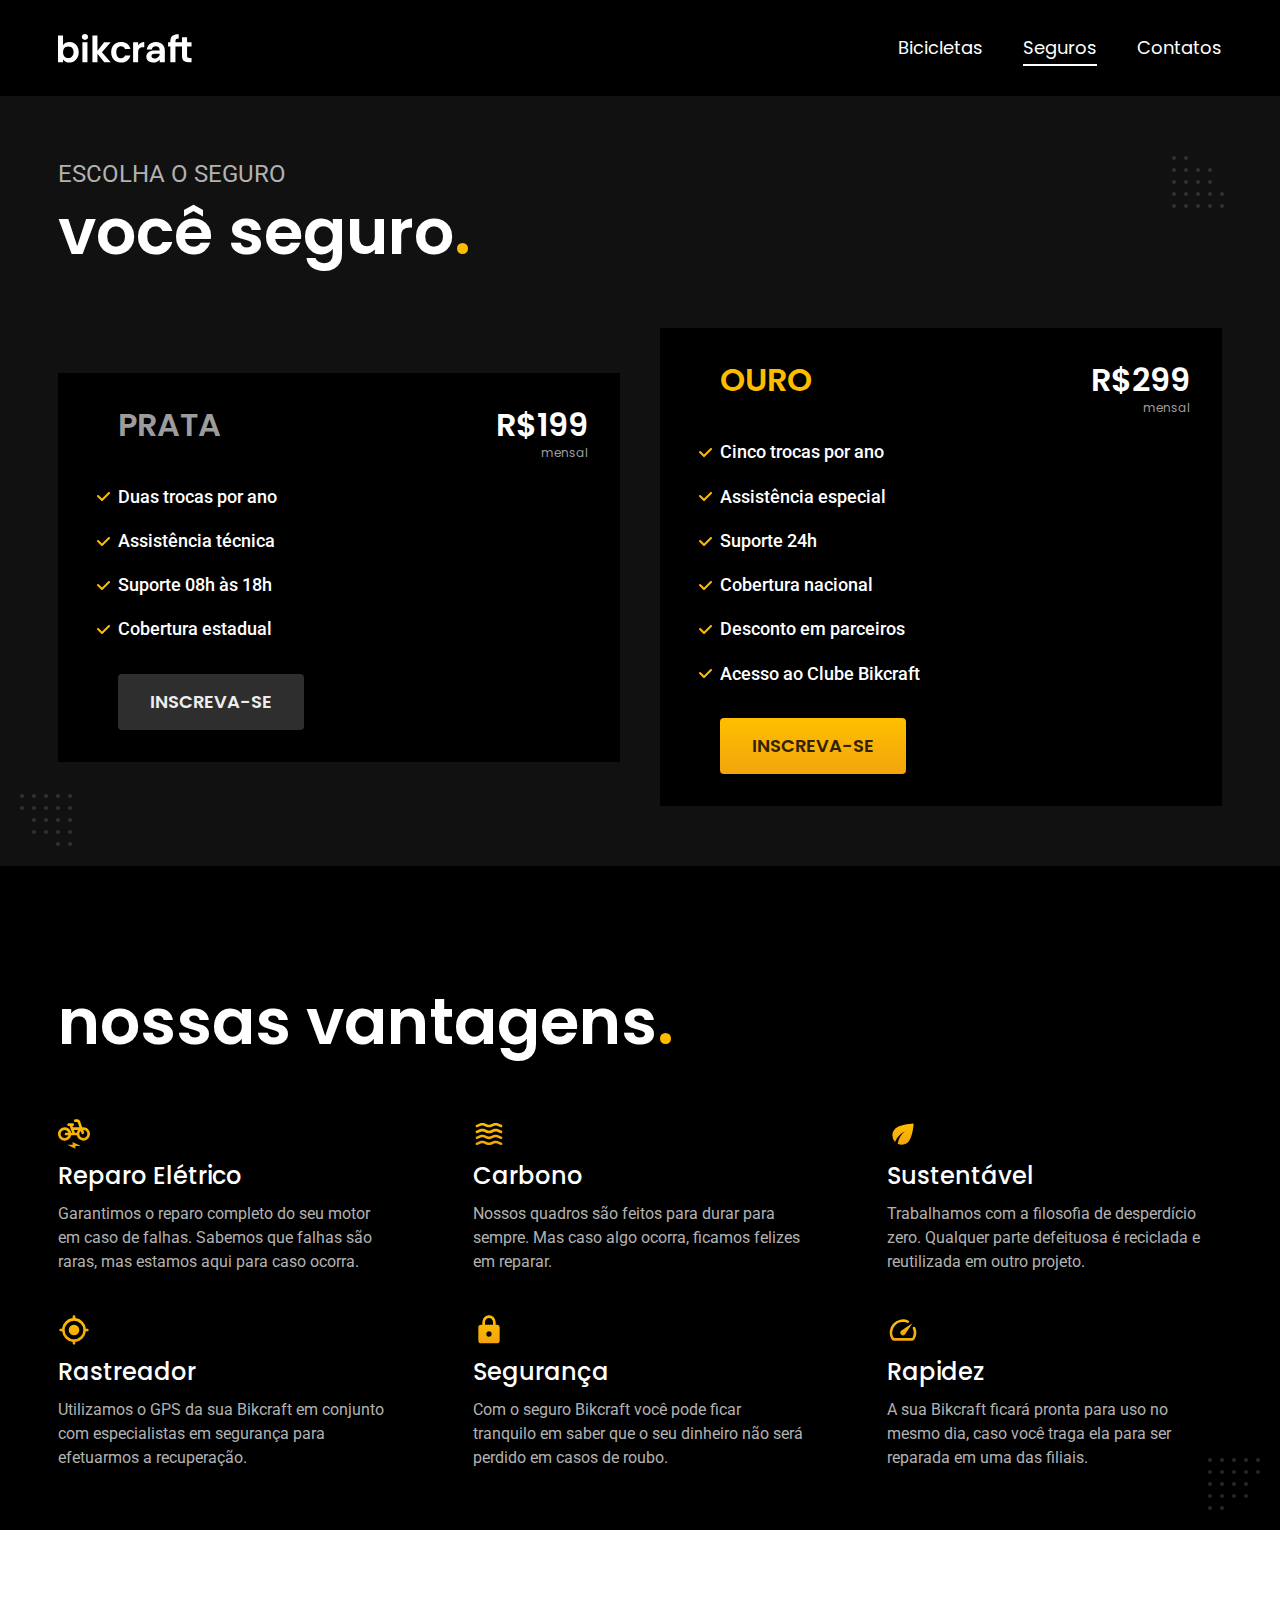
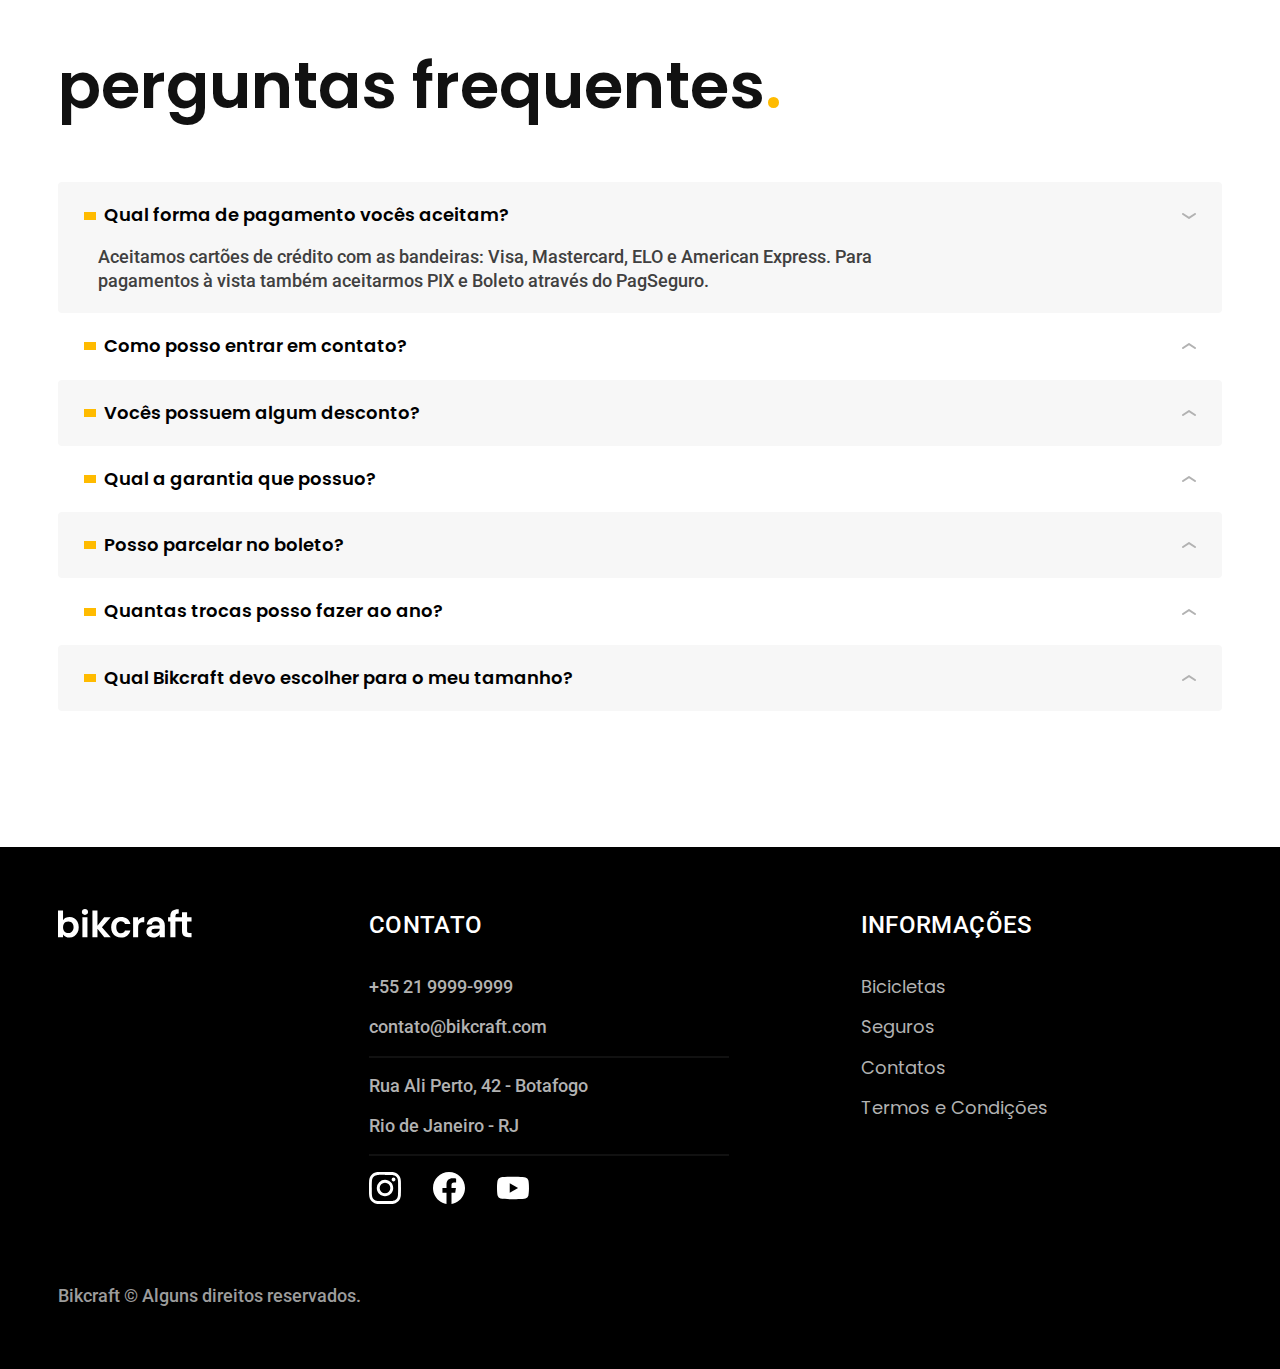
<file: insurance.html>
<!DOCTYPE html>
<html lang="pt-br">

<head>
  <meta charset="UTF-8">
  <meta name="viewport" content="width=device-width, initial-scale=1.0">
  <meta name="description" content="Seguros disponíveis para contratação.">
  <link rel="preconnect" href="https://fonts.googleapis.com">
  <link rel="preconnect" href="https://fonts.gstatic.com" crossorigin>
  <link href="https://fonts.googleapis.com/css2?family=Poppins:wght@400;600&family=Roboto:wght@400;500&family=Merriweather:wght@900&display=swap" rel="stylesheet">
  <title>Seguros | Bikcraft</title>
  <link rel="preload" href="./css/style.css" as="style">
  <link rel="stylesheet" href="./css/style.css">

  <script>document.documentElement.classList.add('js')</script>
</head>

<body id="insurance">
  <header class="header-bg">
    <div class="header container">
      <a href="./">
        <img src="./img/bikcraft.svg" width="136" height="32" alt="Logo Bikcraft">
      </a>
      <nav aria-label="primária">
        <ul class="header-menu font-1-m color-0">
          <li><a href="./bicycles.html">Bicicletas</a></li>
          <li><a href="./insurance.html">Seguros</a></li>
          <li><a href="./contact.html">Contatos</a></li>
        </ul>
      </nav>
    </div>
  </header>

  <main class="insurance-bg">
    <div class="title-bg">
      <div class="title container">
        <p class="font-2-l">escolha o seguro</p>
        <h1 class="font-1-xxl">você seguro<span class="color-primary-1">.</span></h1>
      </div>
    </div>

    <div class="insurance container">
      <div class="insurance-item">
        <h3 class="font-1-xl color-6">PRATA</h3>
        <span class="font-1-xl color-0">R$199<span class="font-1-xs color-6">mensal</span></span>
        <ul class="font-2-m color-0">
          <li>Duas trocas por ano</li>
          <li>Assistência técnica</li>
          <li>Suporte 08h às 18h</li>
          <li>Cobertura estadual</li>
        </ul>
        <a href="/budget.html?budget-type=insurance&product=silver" class="button secondary">INSCREVA-SE</a>
      </div>

      <div class="insurance-item">
        <h3 class="font-1-xl color-primary-1">OURO</h3>
        <span class="font-1-xl color-0">R$299<span class="font-1-xs color-6">mensal</span></span>
        <ul class="font-2-m color-0">
          <li>Cinco trocas por ano</li>
          <li>Assistência especial</li>
          <li>Suporte 24h</li>
          <li>Cobertura nacional</li>
          <li>Desconto em parceiros</li>
          <li>Acesso ao Clube Bikcraft</li>
        </ul>
        <a href="/budget.html?budget-type=insurance&product=gold" class="button">INSCREVA-SE</a>
      </div>
    </div>
  </main>

  <article class="advantages-bg">
    <div class="advantages container">
      <h2 class="font-1-xxl color-0">nossas vantagens<span class="color-primary-1">.</span></h2>

      <ul>
        <li>
          <img src="./img/icons/electric.svg" width="32" height="32" alt="">
          <h3 class="font-1-l color-0">Reparo Elétrico</h3>
          <p class="font-2-s color-5">Garantimos o reparo completo do seu motor em caso de falhas. Sabemos que falhas são raras, mas estamos aqui para caso ocorra.</p>
        </li>
        <li>
          <img src="./img/icons/carbon.svg" width="32" height="32" alt="">
          <h3 class="font-1-l color-0">Carbono</h3>
          <p class="font-2-s color-5">Nossos quadros são feitos para durar para sempre. Mas caso algo ocorra, ficamos felizes em reparar.</p>
        </li>
        <li>
          <img src="./img/icons/sustainable.svg" width="32" height="32" alt="">
          <h3 class="font-1-l color-0">Sustentável</h3>
          <p class="font-2-s color-5">Trabalhamos com a filosofia de desperdício zero. Qualquer parte defeituosa é reciclada e reutilizada em outro projeto.</p>
        </li>
        <li>
          <img src="./img/icons/tracker.svg" width="32" height="32" alt="">
          <h3 class="font-1-l color-0">Rastreador</h3>
          <p class="font-2-s color-5">Utilizamos o GPS da sua Bikcraft em conjunto com especialistas em segurança para efetuarmos a recuperação.</p>
        </li>
        <li>
          <img src="./img/icons/insurance.svg" width="32" height="32" alt="">
          <h3 class="font-1-l color-0">Segurança</h3>
          <p class="font-2-s color-5">Com o seguro Bikcraft você pode ficar tranquilo em saber que o seu dinheiro não será perdido em casos de roubo.</p>
        </li>
        <li>
          <img src="./img/icons/speed.svg" width="32" height="32" alt="">
          <h3 class="font-1-l color-0">Rapidez</h3>
          <p class="font-2-s color-5">A sua Bikcraft ficará pronta para uso no mesmo dia, caso você traga ela para ser reparada em uma das filiais.</p>
        </li>
      </ul>
    </div>
  </article>

  <article class="faq container">
    <h2 class="font-1-xxl">perguntas frequentes<span class="color-primary-1">.</span></h2>

    <dl>
      <div>
        <dt><button class="font-1-m-b" aria-controls="firstQuestion" aria-expanded="true">Qual forma de pagamento vocês aceitam?</button></dt>
        <dd id="firstQuestion" class="font-2-m color-9 active">Aceitamos cartões de crédito com as bandeiras: Visa, Mastercard, ELO e American Express. Para pagamentos à vista também aceitarmos PIX e Boleto através do PagSeguro.</dd>
      </div>
      <div>
        <dt><button class="font-1-m-b" aria-controls="secondQuestion" aria-expanded="false">Como posso entrar em contato?</button></dt>
        <dd id="secondQuestion" class="font-2-m color-9">Aceitamos cartões de crédito com as bandeiras: Visa, Mastercard, ELO e American Express. Para pagamentos à vista também aceitarmos PIX e Boleto através do PagSeguro.</dd>
      </div>
      <div>
        <dt><button class="font-1-m-b" aria-controls="thirdQuestion" aria-expanded="false">Vocês possuem algum desconto?</button></dt>
        <dd id="thirdQuestion" class="font-2-m color-9">Aceitamos cartões de crédito com as bandeiras: Visa, Mastercard, ELO e American Express. Para pagamentos à vista também aceitarmos PIX e Boleto através do PagSeguro.</dd>
      </div>
      <div>
        <dt><button class="font-1-m-b" aria-controls="fourthQuestion" aria-expanded="false">Qual a garantia que possuo?</button></dt>
        <dd id="fourthQuestion" class="font-2-m color-9">Aceitamos cartões de crédito com as bandeiras: Visa, Mastercard, ELO e American Express. Para pagamentos à vista também aceitarmos PIX e Boleto através do PagSeguro.</dd>
      </div>
      <div>
        <dt><button class="font-1-m-b" aria-controls="fifthQuestion" aria-expanded="false">Posso parcelar no boleto?</button></dt>
        <dd id="fifthQuestion" class="font-2-m color-9">Aceitamos cartões de crédito com as bandeiras: Visa, Mastercard, ELO e American Express. Para pagamentos à vista também aceitarmos PIX e Boleto através do PagSeguro.</dd>
      </div>
      <div>
        <dt><button class="font-1-m-b" aria-controls="sixthQuestion" aria-expanded="false">Quantas trocas posso fazer ao ano?</button></dt>
        <dd id="sixthQuestion" class="font-2-m color-9">Aceitamos cartões de crédito com as bandeiras: Visa, Mastercard, ELO e American Express. Para pagamentos à vista também aceitarmos PIX e Boleto através do PagSeguro.</dd>
      </div>
      <div>
        <dt><button class="font-1-m-b" aria-controls="seventhQuestion" aria-expanded="false">Qual Bikcraft devo escolher para o meu tamanho?</button></dt>
        <dd id="seventhQuestion" class="font-2-m color-9">Aceitamos cartões de crédito com as bandeiras: Visa, Mastercard, ELO e American Express. Para pagamentos à vista também aceitarmos PIX e Boleto através do PagSeguro.</dd>
      </div>
    </dl>

  </article>

  <footer class="footer-bg">
    <div class="footer container">
      <img src="./img/bikcraft.svg" width="136" height="32" width="32" height="32" alt="Bikcraft">

      <div>
        <h2 class="font-2-l-b color-0">CONTATO</h2>
        <ul class="footer-contact font-2-m color-5">
          <li><a href="tel:+552199999999">+55 21 9999-9999</a> </li>
          <li><a href="mailto:contato@bikcraft.com">contato@bikcraft.com</a> </li>
          <li>Rua Ali Perto, 42 - Botafogo</li>
          <li>Rio de Janeiro - RJ</li>
        </ul>
        <div class="footer-media">
          <a href="/">
            <img src="./img/media/instagram.svg" width="32" height="32" alt="Instagram">
          </a>
          <a href="/">
            <img src="./img/media/facebook.svg" width="32" height="32" alt="Facebook">
          </a>
          <a href="/">
            <img src="./img/media/youtube.svg" width="32" height="32" alt="Youtube">
          </a>
        </div>
      </div>

      <div>
        <h2 class="font-2-l-b color-0">INFORMAÇÕES</h2>
        <ul class="font-1-m color-5">
          <li><a href="./bicycles.html">Bicicletas</a></li>
          <li><a href="./insurance.html">Seguros</a></li>
          <li><a href="./contact.html">Contatos</a></li>
          <li><a href="./terms.html">Termos e Condições</a></li>
        </ul>
      </div>
      <p class="footer-copy font-2-m color-6">Bikcraft © Alguns direitos reservados.</p>
    </div>
  </footer>
  <script src="./js/script.js"></script>
</body>

</html>
</file>
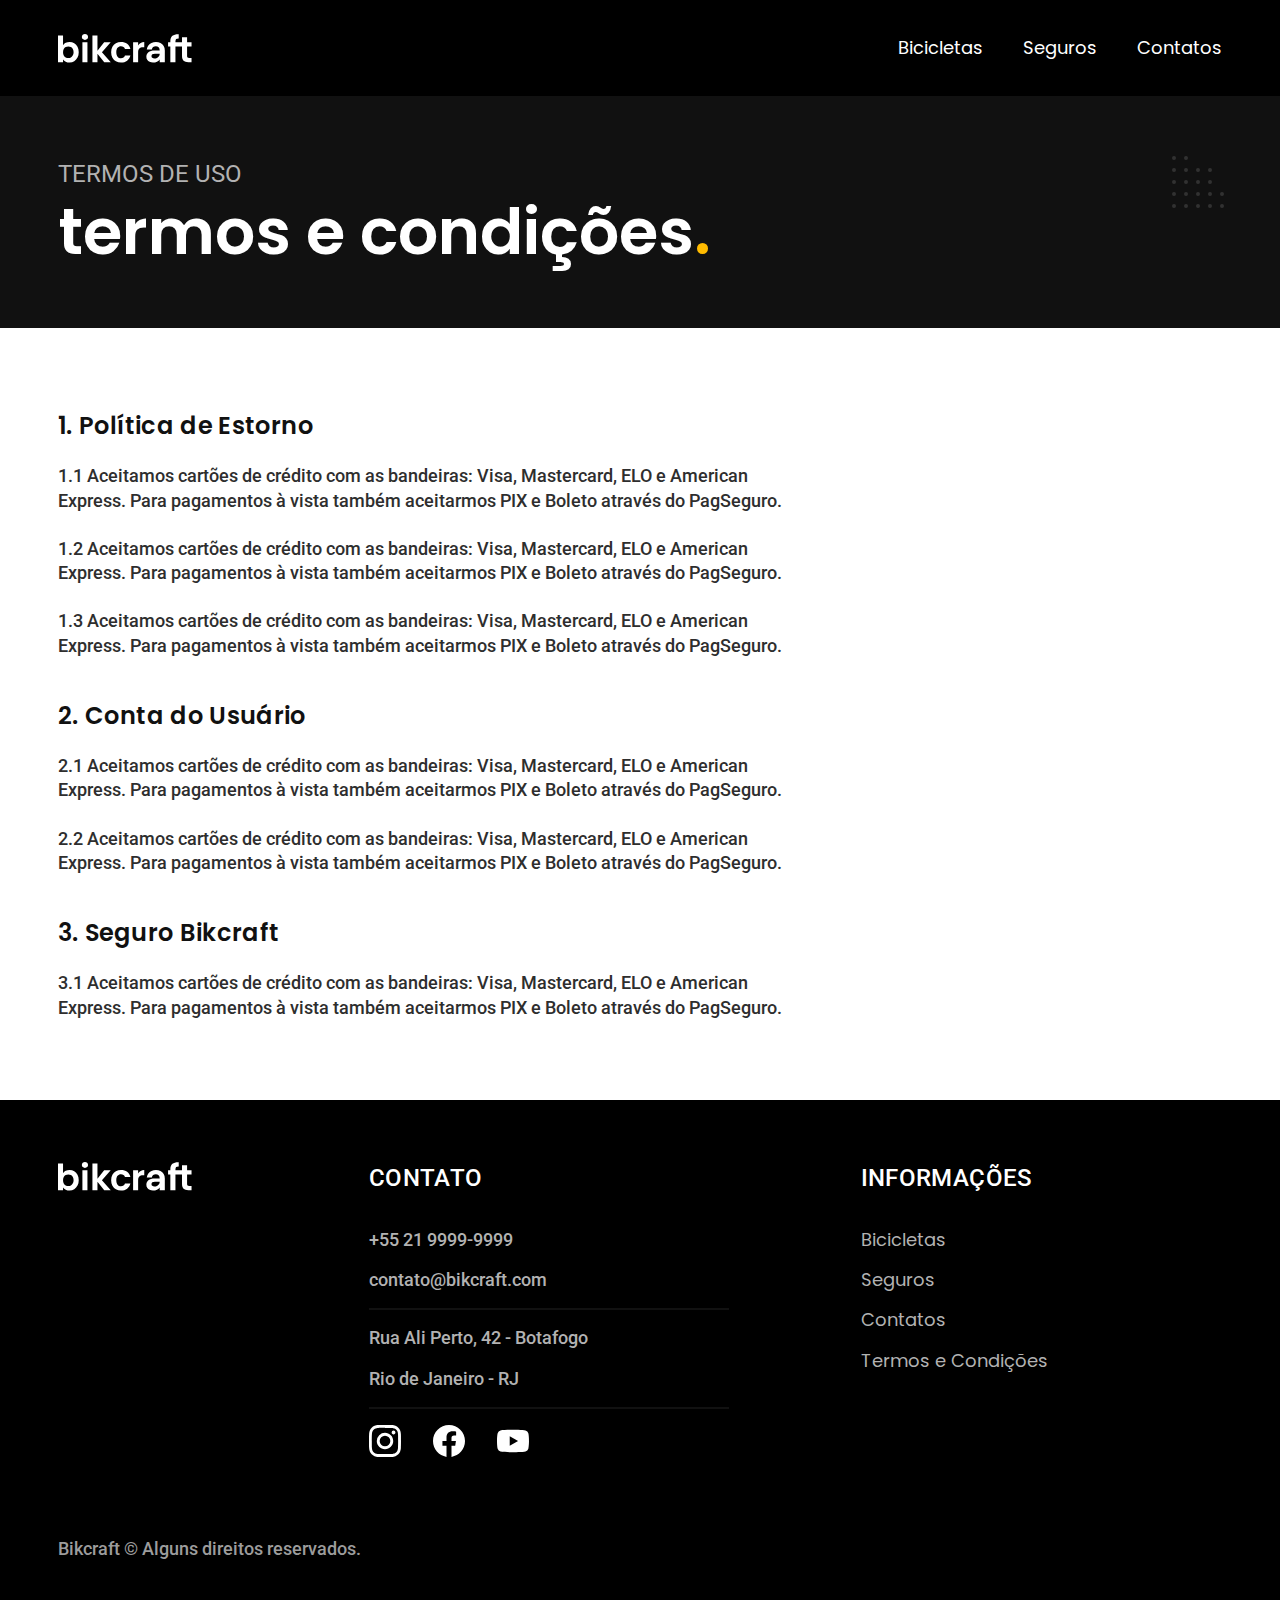
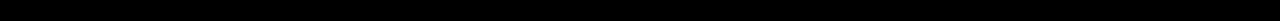
<file: terms.html>
<!DOCTYPE html>
<html lang="pt-br">

<head>
  <meta charset="UTF-8">
  <meta name="viewport" content="width=device-width, initial-scale=1.0">
  <meta name="description" content="Termos e condições de uso gerais.">
  <link rel="preconnect" href="https://fonts.googleapis.com">
  <link rel="preconnect" href="https://fonts.gstatic.com" crossorigin>
  <link href="https://fonts.googleapis.com/css2?family=Poppins:wght@400;600&family=Roboto:wght@400;500&family=Merriweather:wght@900&display=swap" rel="stylesheet">
  <title>Termos e Condições | Bikcraft</title>
  <link rel="preload" href="./css/style.css" as="style">
  <link rel="stylesheet" href="./css/style.css">

  <script>document.documentElement.classList.add('js')</script>
</head>

<body>
  <header class="header-bg">
    <div class="header container">
      <a href="./">
        <img src="./img/bikcraft.svg" width="136" height="32" alt="Logo Bikcraft">
      </a>
      <nav aria-label="primária">
        <ul class="header-menu font-1-m color-0">
          <li><a href="./bicycles.html">Bicicletas</a></li>
          <li><a href="./insurance.html">Seguros</a></li>
          <li><a href="./contact.html">Contatos</a></li>
        </ul>
      </nav>
    </div>
  </header>

  <main>
    <div class="title-bg">
      <div class="title container">
        <p class="font-2-l">termos de uso</p>
        <h1 class="font-1-xxl">termos e condições<span class="color-primary-1">.</span></h1>
      </div>
    </div>

    <div class="terms container font-2-m color-10">
      <h2 class="font-1-l-b color-11">1. Política de Estorno</h2>
      <p>1.1 Aceitamos cartões de crédito com as bandeiras: Visa, Mastercard, ELO e American Express. Para pagamentos à vista também aceitarmos PIX e Boleto através do PagSeguro.</p>
      <p>1.2 Aceitamos cartões de crédito com as bandeiras: Visa, Mastercard, ELO e American Express. Para pagamentos à vista também aceitarmos PIX e Boleto através do PagSeguro.</p>
      <p>1.3 Aceitamos cartões de crédito com as bandeiras: Visa, Mastercard, ELO e American Express. Para pagamentos à vista também aceitarmos PIX e Boleto através do PagSeguro.</p>

      <h2 class="font-1-l-b color-11">2. Conta do Usuário</h2>
      <p>2.1 Aceitamos cartões de crédito com as bandeiras: Visa, Mastercard, ELO e American Express. Para pagamentos à vista também aceitarmos PIX e Boleto através do PagSeguro.</p>
      <p>2.2 Aceitamos cartões de crédito com as bandeiras: Visa, Mastercard, ELO e American Express. Para pagamentos à vista também aceitarmos PIX e Boleto através do PagSeguro.</p>

      <h2 class="font-1-l-b color-11">3. Seguro Bikcraft</h2>
      <p>3.1 Aceitamos cartões de crédito com as bandeiras: Visa, Mastercard, ELO e American Express. Para pagamentos à vista também aceitarmos PIX e Boleto através do PagSeguro.</p>
    </div>
  </main>

  <footer class="footer-bg">
    <div class="footer container">
      <img src="./img/bikcraft.svg" width="136" height="32" alt="Bikcraft">

      <div>
        <h2 class="font-2-l-b color-0">CONTATO</h2>
        <ul class="footer-contact font-2-m color-5">
          <li><a href="tel:+552199999999">+55 21 9999-9999</a> </li>
          <li><a href="mailto:contato@bikcraft.com">contato@bikcraft.com</a> </li>
          <li>Rua Ali Perto, 42 - Botafogo</li>
          <li>Rio de Janeiro - RJ</li>
        </ul>
        <div class="footer-media">
          <a href="/">
            <img src="./img/media/instagram.svg" width="32" height="32" alt="Instagram">
          </a>
          <a href="/">
            <img src="./img/media/facebook.svg" width="32" height="32" alt="Facebook">
          </a>
          <a href="/">
            <img src="./img/media/youtube.svg" width="32" height="32" alt="Youtube">
          </a>
        </div>
      </div>

      <div>
        <h2 class="font-2-l-b color-0">INFORMAÇÕES</h2>
        <ul class="font-1-m color-5">
          <li><a href="./bicycles.html">Bicicletas</a></li>
          <li><a href="./insurance.html">Seguros</a></li>
          <li><a href="./contact.html">Contatos</a></li>
          <li><a href="./terms.html">Termos e Condições</a></li>
        </ul>
      </div>
      <p class="footer-copy font-2-m color-6">Bikcraft © Alguns direitos reservados.</p>
    </div>
  </footer>
  <script src="./js/script.js"></script>
</body>

</html>
</file>
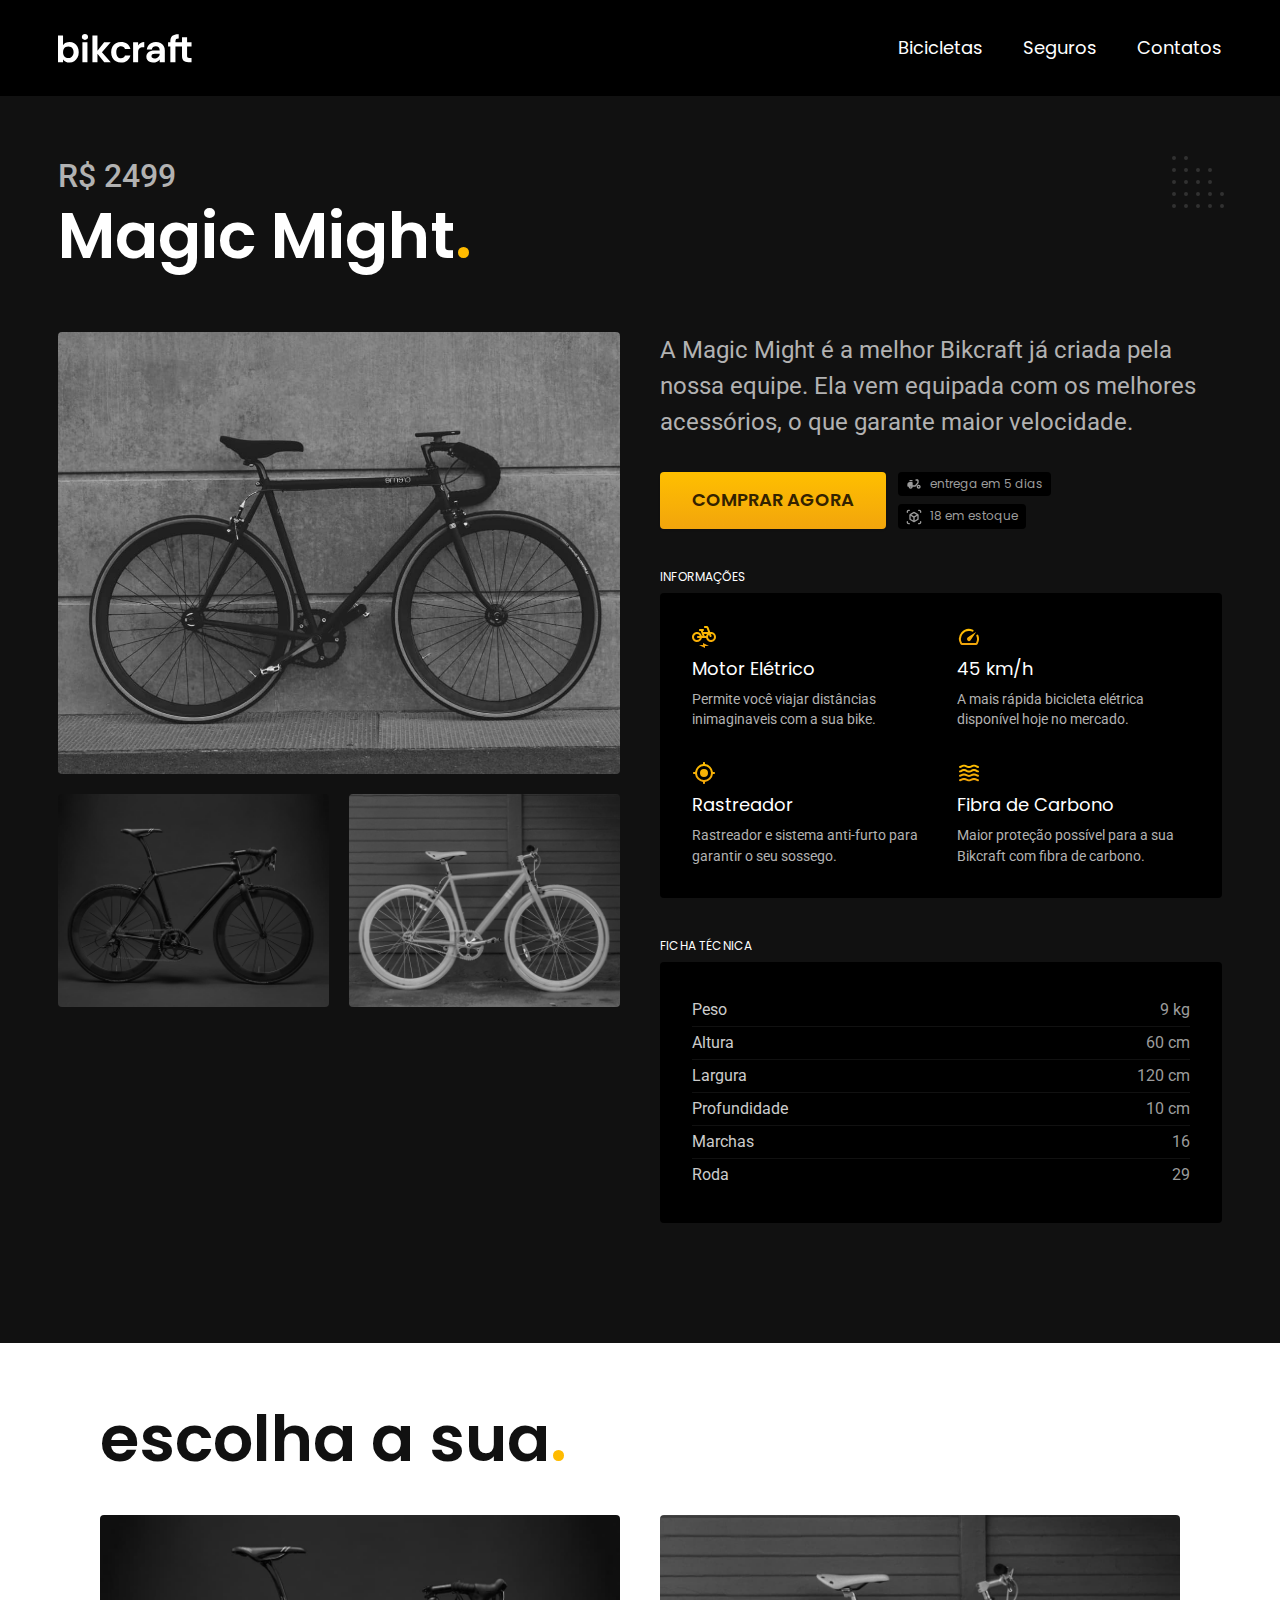
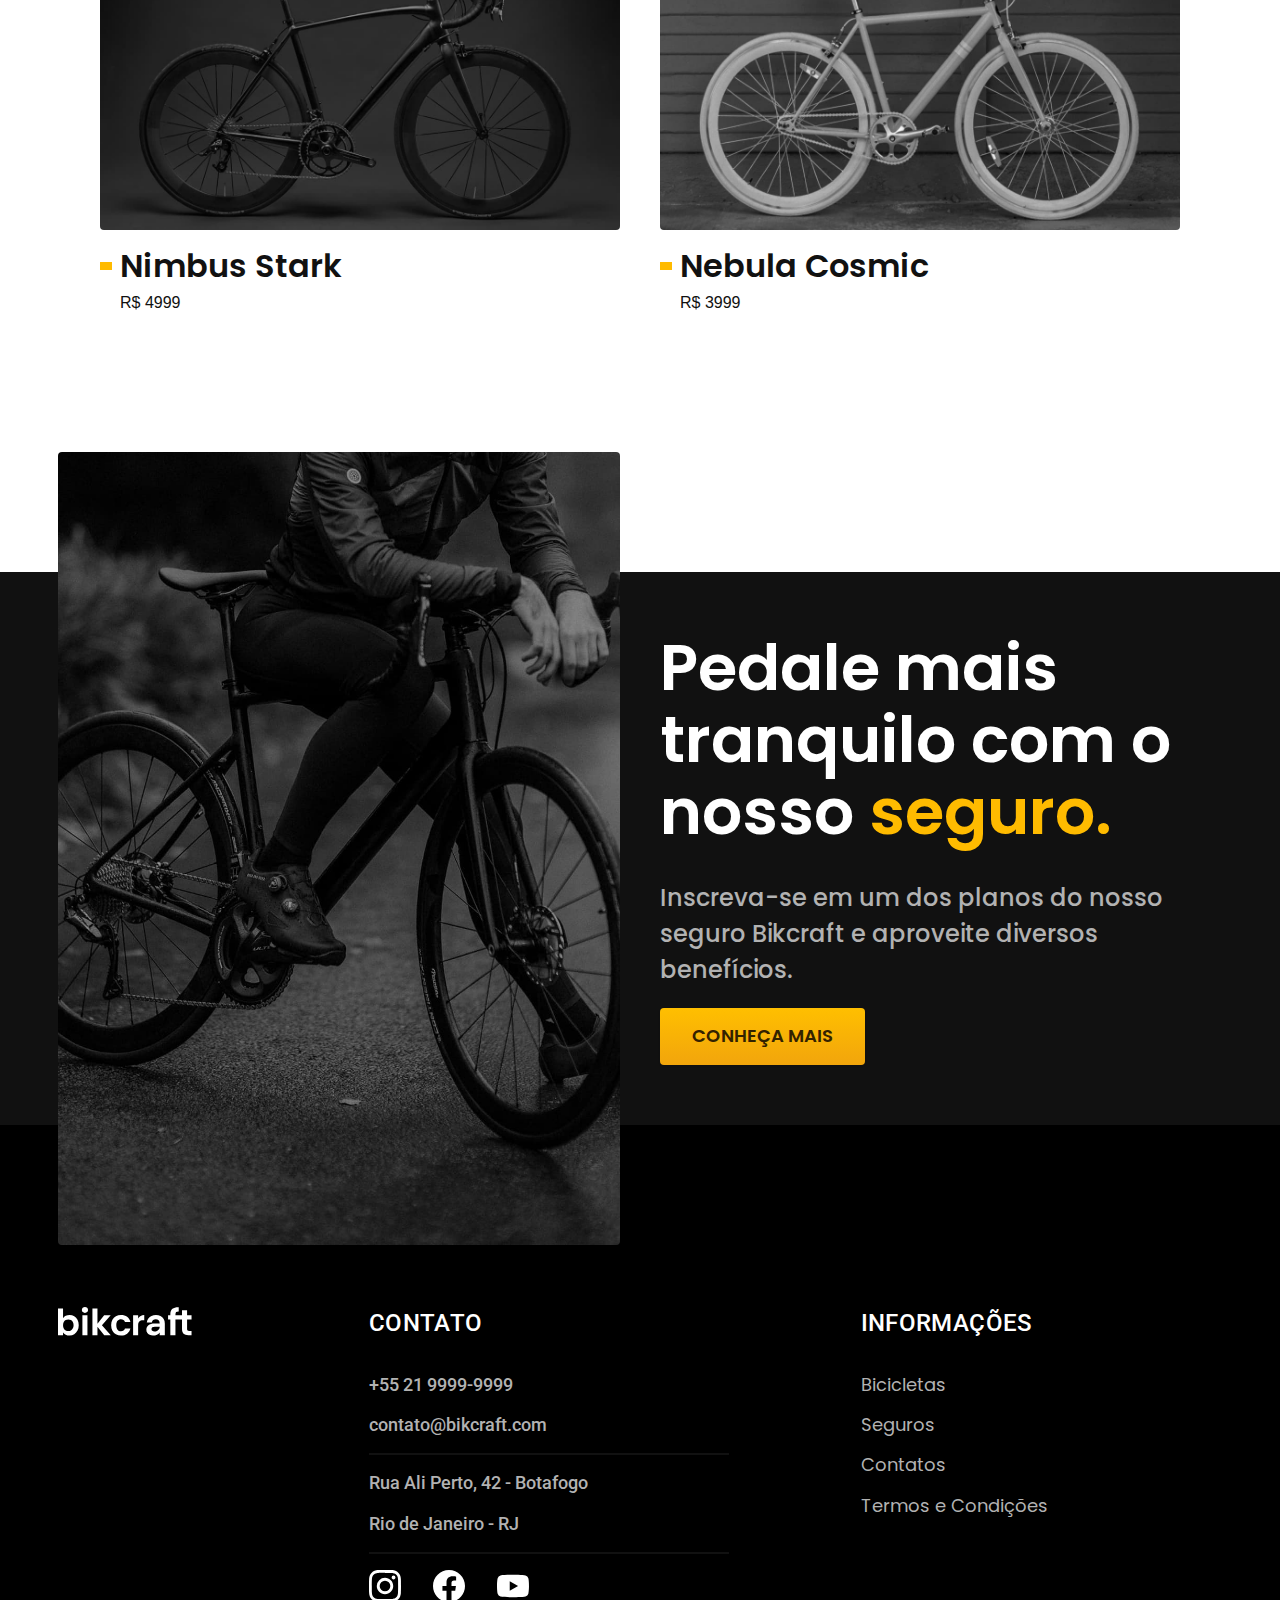
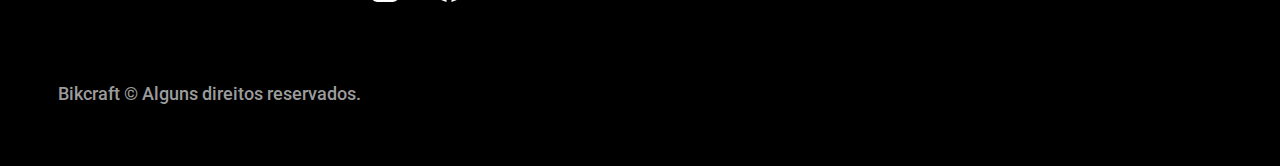
<file: bicycles/magic.html>
<!DOCTYPE html>
<html lang="pt-br">

<head>
  <meta charset="UTF-8">
  <meta name="viewport" content="width=device-width, initial-scale=1.0">
  <meta name="description" content="Veja mais detalhes da bicicleta modelo Magic Might.">
  <link rel="preconnect" href="https://fonts.googleapis.com">
  <link rel="preconnect" href="https://fonts.gstatic.com" crossorigin>
  <link href="https://fonts.googleapis.com/css2?family=Poppins:wght@400;600&family=Roboto:wght@400;500&family=Merriweather:wght@900&display=swap" rel="stylesheet">
  <title>Magic Might | Bikcraft</title>
  <link rel="preload" href="../css/style.css" as="style">
  <link rel="stylesheet" href="../css/style.css">

  <script>document.documentElement.classList.add('js')</script>
</head>

<body id="bicycle">
  <header class="header-bg">
    <div class="header container">
      <a href="../">
        <img src="../img/bikcraft.svg" width="136" height="32" alt="Logo Bikcraft">
      </a>
      <nav aria-label="primária">
        <ul class="header-menu font-1-m color-0">
          <li><a href="../bicycles.html">Bicicletas</a></li>
          <li><a href="../insurance.html">Seguros</a></li>
          <li><a href="../contact.html">Contatos</a></li>
        </ul>
      </nav>
    </div>
  </header>

  <main class="title-bg">
    <div>
      <div class="title container">
        <p class="font-2-xl">R$ 2499</p>
        <h1 class="font-1-xxl">Magic Might<span class="color-primary-1">.</span></h1>
      </div>
    </div>

    <div class="bicycle container">
      <div class="bicycle-image">
        <img src="../img/bicycle/nimbus2.jpg" width="1120" height="880" alt="Bicicleta preta modelo Magic Might">
        <img src="../img/bicycle/nimbus1.jpg" width="1120" height="880" alt="Bicicleta preta modelo Magic Might">
        <img src="../img/bicycle/nimbus3.jpg" width="1120" height="880" alt="Bicicleta preta modelo Magic Might">
      </div>
      <div class="bicycle-content">
        <p class="font-2-l color-5">A Magic Might é a melhor Bikcraft já criada pela nossa equipe. Ela vem equipada com os melhores acessórios, o que garante maior velocidade.</p>

        <div class="bicycle-buy">
          <a class="button" href="../budget.html?budget-type=bikcraft&product=magic">comprar agora</a>
          <span class="font-1-xs color-6"><img src="../img/icons/delivery.svg" width="16" height="16" alt="">entrega em 5 dias</span>
          <span class="font-1-xs color-6"><img src="../img/icons/stock.svg" width="16" height="16" alt="">18 em estoque</span>
        </div>

        <h2 class="font-1-xs color-0">informações</h2>
        <ul class="bicycle-information font-2-xs color-5">
          <li>
            <img src="../img/icons/electric.svg" width="32" height="32" alt="">
            <h3 class="font-1-m color-0">Motor Elétrico</h3>
            <p>Permite você viajar distâncias inimaginaveis com a sua bike.</p>
          </li>
          <li>
            <img src="../img/icons/speed.svg" width="32" height="32" alt="">
            <h3 class="font-1-m color-0">45 km/h</h3>
            <p>A mais rápida bicicleta elétrica disponível hoje no mercado.</p>
          </li>
          <li>
            <img src="../img/icons/tracker.svg" width="32" height="32" alt="">
            <h3 class="font-1-m color-0">Rastreador</h3>
            <p>Rastreador e sistema anti-furto para garantir o seu sossego.</p>
          </li>
          <li>
            <img src="../img/icons/carbon.svg" width="32" height="32" alt="">
            <h3 class="font-1-m color-0">Fibra de Carbono</h3>
            <p>Maior proteção possível para a sua Bikcraft com fibra de carbono.</p>
          </li>
        </ul>

        <h2 class="font-1-xs color-0">ficha técnica</h2>
        <ul class="bicycle-specification font-2-s color-4">
          <li>Peso <span>9 kg</span></li>
          <li>Altura <span>60 cm</span></li>
          <li>Largura <span>120 cm</span></li>
          <li>Profundidade <span>10 cm</span></li>
          <li>Marchas <span>16</span></li>
          <li>Roda <span>29</span></li>
        </ul>
      </div>
    </div>
  </main>

  <article class="bicycle-list container">
    <h2 class="font-1-xxl">escolha a sua<span class="color-primary-1">.</span></h2>
    <ul>
      <li>
        <a href="./nimbus.html">
          <img src="../img/bicycles/nimbus.jpg" width="1120" height="680" alt="Bicicleta preta modelo Nimbus Stark">
          <h3 class="font-1-xl">Nimbus Stark</h3>
          <span class="front-2-m">R$ 4999</span>
        </a>
      </li>
      <li>
        <a href="./nebula.html">
          <img src="../img/bicycles/nebula.jpg" width="1120" height="680" alt="Bicicleta cinza modelo Nebula Cosmic">
          <h3 class="font-1-xl">Nebula Cosmic</h3>
          <span class="front-2-m">R$ 3999</span>
        </a>
      </li>
    </ul>
  </article>

  <article class="bicycle-insurance-bg">
    <div class="bicycle-insurance container">
      <div class="bicycle-insurance-image">
        <img src="../img/pictures/insurance.jpg" width="1360" height="1512" alt="Pessoa sentada em bicicleta parada">
      </div>
      <div class="bicycle-insurance-content">
        <h2 class="font-1-xxl color-0">Pedale mais tranquilo com o nosso <span class="color-primary-1">seguro.</span></h2>
        <p class="font-1-l color-5">Inscreva-se em um dos planos do nosso seguro Bikcraft e aproveite diversos benefícios.</p>
        <a class="button" href="../insurance.html">conheça mais</a>
      </div>
    </div>
  </article>

  <footer class="footer-bg">
    <div class="footer container">
      <img src="../img/bikcraft.svg" width="136" height="32" alt="Bikcraft">

      <div>
        <h2 class="font-2-l-b color-0">CONTATO</h2>
        <ul class="footer-contact font-2-m color-5">
          <li><a href="tel:+552199999999">+55 21 9999-9999</a> </li>
          <li><a href="mailto:contato@bikcraft.com">contato@bikcraft.com</a> </li>
          <li>Rua Ali Perto, 42 - Botafogo</li>
          <li>Rio de Janeiro - RJ</li>
        </ul>
        <div class="footer-media">
          <a href="/">
            <img src="../img/media/instagram.svg" width="32" height="32" alt="Instagram">
          </a>
          <a href="/">
            <img src="../img/media/facebook.svg" width="32" height="32" alt="Facebook">
          </a>
          <a href="/">
            <img src="../img/media/youtube.svg" width="32" height="32" alt="Youtube">
          </a>
        </div>
      </div>

      <div>
        <h2 class="font-2-l-b color-0">INFORMAÇÕES</h2>
        <ul class="font-1-m color-5">
          <li><a href="../bicycles.html">Bicicletas</a></li>
          <li><a href="../insurance.html">Seguros</a></li>
          <li><a href="../contact.html">Contatos</a></li>
          <li><a href="../terms.html">Termos e Condições</a></li>
        </ul>
      </div>
      <p class="footer-copy font-2-m color-6">Bikcraft © Alguns direitos reservados.</p>
    </div>
  </footer>
  <script src="../js/script.js"></script>
</body>

</html>
</file>
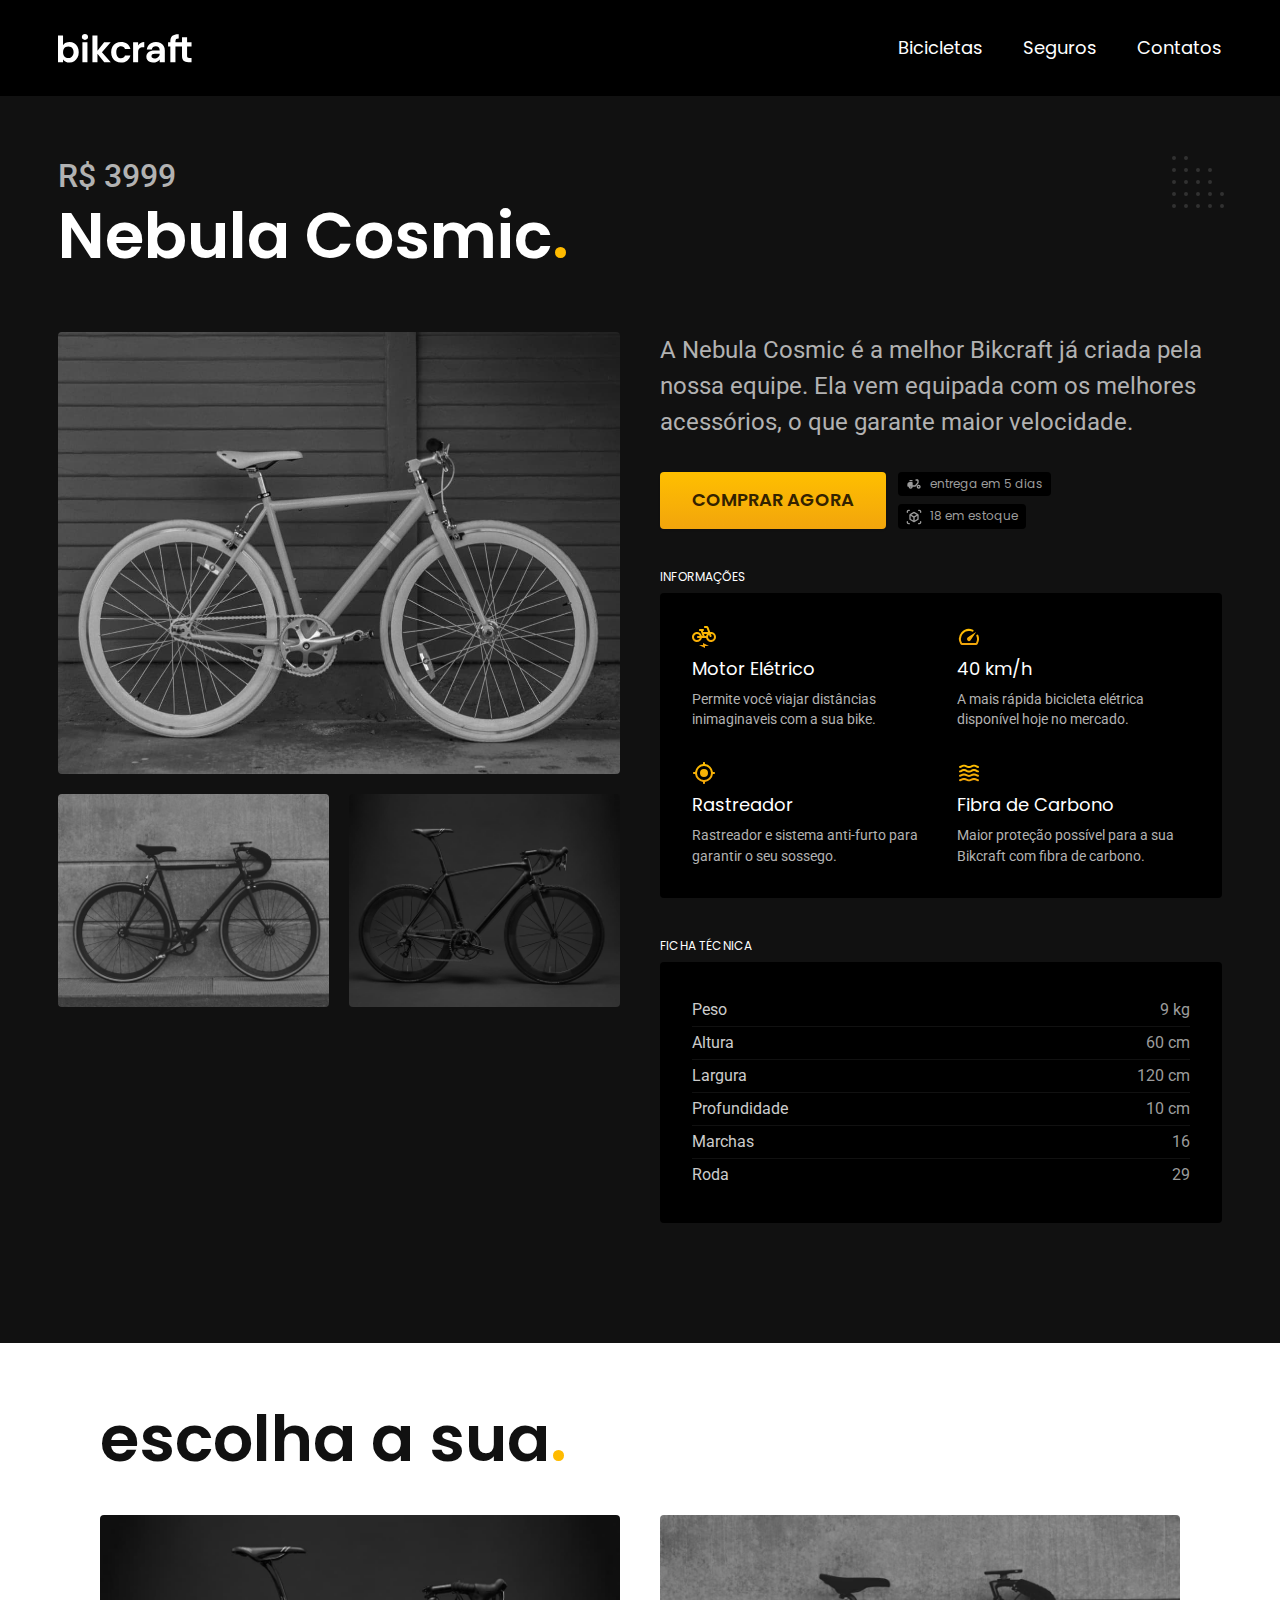
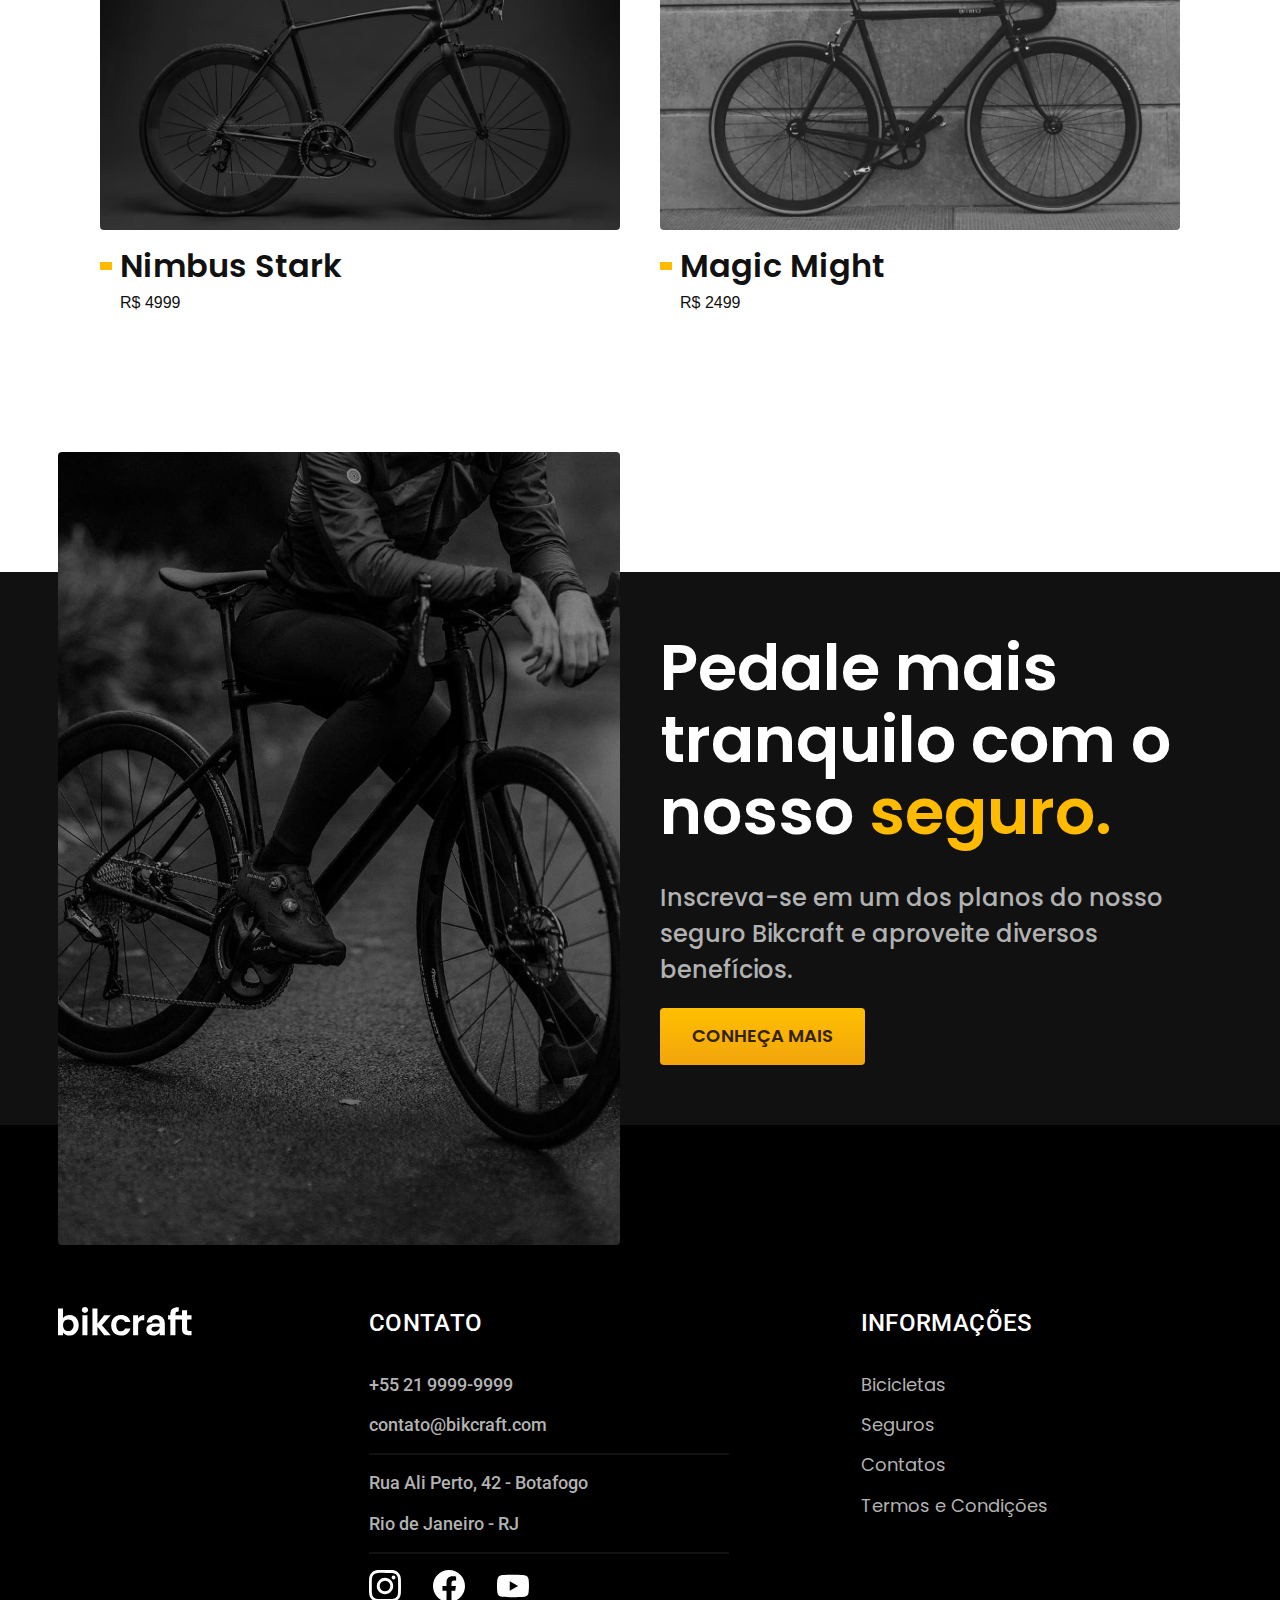
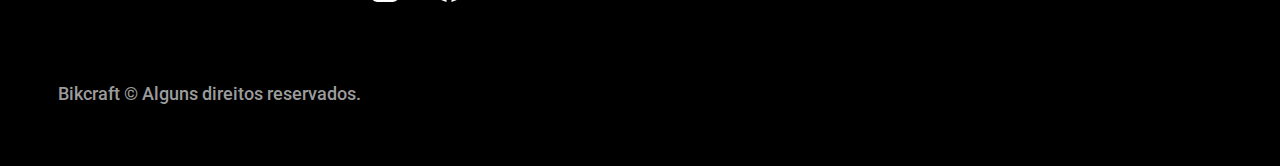
<file: bicycles/nebula.html>
<!DOCTYPE html>
<html lang="pt-br">

<head>
  <meta charset="UTF-8">
  <meta name="viewport" content="width=device-width, initial-scale=1.0">
  <meta name="description" content="Veja mais detalhes da bicicleta modelo Nebula Cosmic.">
  <link rel="preconnect" href="https://fonts.googleapis.com">
  <link rel="preconnect" href="https://fonts.gstatic.com" crossorigin>
  <link href="https://fonts.googleapis.com/css2?family=Poppins:wght@400;600&family=Roboto:wght@400;500&family=Merriweather:wght@900&display=swap" rel="stylesheet">
  <title>Nebula Cosmic | Bikcraft</title>
  <link rel="preload" href="../css/style.css" as="style">
  <link rel="stylesheet" href="../css/style.css">

  <script>document.documentElement.classList.add('js')</script>
</head>

<body id="bicycle">
  <header class="header-bg">
    <div class="header container">
      <a href="../">
        <img src="../img/bikcraft.svg" width="136" height="32" alt="Logo Bikcraft">
      </a>
      <nav aria-label="primária">
        <ul class="header-menu font-1-m color-0">
          <li><a href="../bicycles.html">Bicicletas</a></li>
          <li><a href="../insurance.html">Seguros</a></li>
          <li><a href="../contact.html">Contatos</a></li>
        </ul>
      </nav>
    </div>
  </header>

  <main class="title-bg">
    <div>
      <div class="title container">
        <p class="font-2-xl">R$ 3999</p>
        <h1 class="font-1-xxl">Nebula Cosmic<span class="color-primary-1">.</span></h1>
      </div>
    </div>

    <div class="bicycle container">
      <div class="bicycle-image">
        <img src="../img/bicycle/nimbus3.jpg" width="1120" height="880" alt="Bicicleta preta modelo Nebula Cosmic">
        <img src="../img/bicycle/nimbus2.jpg" width="1120" height="880" alt="Bicicleta preta modelo Nebula Cosmic">
        <img src="../img/bicycle/nimbus1.jpg" width="1120" height="880" alt="Bicicleta preta modelo Nebula Cosmic">
      </div>
      <div class="bicycle-content">
        <p class="font-2-l color-5">A Nebula Cosmic é a melhor Bikcraft já criada pela nossa equipe. Ela vem equipada com os melhores acessórios, o que garante maior velocidade.</p>

        <div class="bicycle-buy">
          <a class="button" href="../budget.html?budget-type=bikcraft&product=nebula">comprar agora</a>
          <span class="font-1-xs color-6"><img src="../img/icons/delivery.svg" width="16" height="16" alt="">entrega em 5 dias</span>
          <span class="font-1-xs color-6"><img src="../img/icons/stock.svg" width="16" height="16" alt="">18 em estoque</span>
        </div>

        <h2 class="font-1-xs color-0">informações</h2>
        <ul class="bicycle-information font-2-xs color-5">
          <li>
            <img src="../img/icons/electric.svg" width="32" height="32" alt="">
            <h3 class="font-1-m color-0">Motor Elétrico</h3>
            <p>Permite você viajar distâncias inimaginaveis com a sua bike.</p>
          </li>
          <li>
            <img src="../img/icons/speed.svg" width="32" height="32" alt="">
            <h3 class="font-1-m color-0">40 km/h</h3>
            <p>A mais rápida bicicleta elétrica disponível hoje no mercado.</p>
          </li>
          <li>
            <img src="../img/icons/tracker.svg" width="32" height="32" alt="">
            <h3 class="font-1-m color-0">Rastreador</h3>
            <p>Rastreador e sistema anti-furto para garantir o seu sossego.</p>
          </li>
          <li>
            <img src="../img/icons/carbon.svg" width="32" height="32" alt="">
            <h3 class="font-1-m color-0">Fibra de Carbono</h3>
            <p>Maior proteção possível para a sua Bikcraft com fibra de carbono.</p>
          </li>
        </ul>

        <h2 class="font-1-xs color-0">ficha técnica</h2>
        <ul class="bicycle-specification font-2-s color-4">
          <li>Peso <span>9 kg</span></li>
          <li>Altura <span>60 cm</span></li>
          <li>Largura <span>120 cm</span></li>
          <li>Profundidade <span>10 cm</span></li>
          <li>Marchas <span>16</span></li>
          <li>Roda <span>29</span></li>
        </ul>
      </div>
    </div>
  </main>

  <article class="bicycle-list container">
    <h2 class="font-1-xxl">escolha a sua<span class="color-primary-1">.</span></h2>
    <ul>
      <li>
        <a href="./nimbus.html">
          <img src="../img/bicycles/nimbus.jpg" width="1120" height="680" alt="Bicicleta preta modelo Nimbus Stark">
          <h3 class="font-1-xl">Nimbus Stark</h3>
          <span class="front-2-m">R$ 4999</span>
        </a>
      </li>
      <li>
        <a href="./magic.html">
          <img src="../img/bicycles/magic.jpg" width="1120" height="680" alt="Bicicleta preta modelo Magic Might">
          <h3 class="font-1-xl">Magic Might</h3>
          <span class="front-2-m">R$ 2499</span>
        </a>
      </li>
    </ul>
  </article>

  <article class="bicycle-insurance-bg">
    <div class="bicycle-insurance container">
      <div class="bicycle-insurance-image">
        <img src="../img/pictures/insurance.jpg" width="1360" height="1512" alt="Pessoa sentada em bicicleta parada">
      </div>
      <div class="bicycle-insurance-content">
        <h2 class="font-1-xxl color-0">Pedale mais tranquilo com o nosso <span class="color-primary-1">seguro.</span></h2>
        <p class="font-1-l color-5">Inscreva-se em um dos planos do nosso seguro Bikcraft e aproveite diversos benefícios.</p>
        <a class="button" href="../insurance.html">conheça mais</a>
      </div>
    </div>
  </article>

  <footer class="footer-bg">
    <div class="footer container">
      <img src="../img/bikcraft.svg" width="136" height="32" alt="Bikcraft">

      <div>
        <h2 class="font-2-l-b color-0">CONTATO</h2>
        <ul class="footer-contact font-2-m color-5">
          <li><a href="tel:+552199999999">+55 21 9999-9999</a> </li>
          <li><a href="mailto:contato@bikcraft.com">contato@bikcraft.com</a> </li>
          <li>Rua Ali Perto, 42 - Botafogo</li>
          <li>Rio de Janeiro - RJ</li>
        </ul>
        <div class="footer-media">
          <a href="/">
            <img src="../img/media/instagram.svg" width="32" height="32" alt="Instagram">
          </a>
          <a href="/">
            <img src="../img/media/facebook.svg" width="32" height="32" alt="Facebook">
          </a>
          <a href="/">
            <img src="../img/media/youtube.svg" width="32" height="32" alt="Youtube">
          </a>
        </div>
      </div>

      <div>
        <h2 class="font-2-l-b color-0">INFORMAÇÕES</h2>
        <ul class="font-1-m color-5">
          <li><a href="../bicycles.html">Bicicletas</a></li>
          <li><a href="../insurance.html">Seguros</a></li>
          <li><a href="../contact.html">Contatos</a></li>
          <li><a href="../terms.html">Termos e Condições</a></li>
        </ul>
      </div>
      <p class="footer-copy font-2-m color-6">Bikcraft © Alguns direitos reservados.</p>
    </div>
  </footer>
  <script src="../js/script.js"></script>
</body>

</html>
</file>
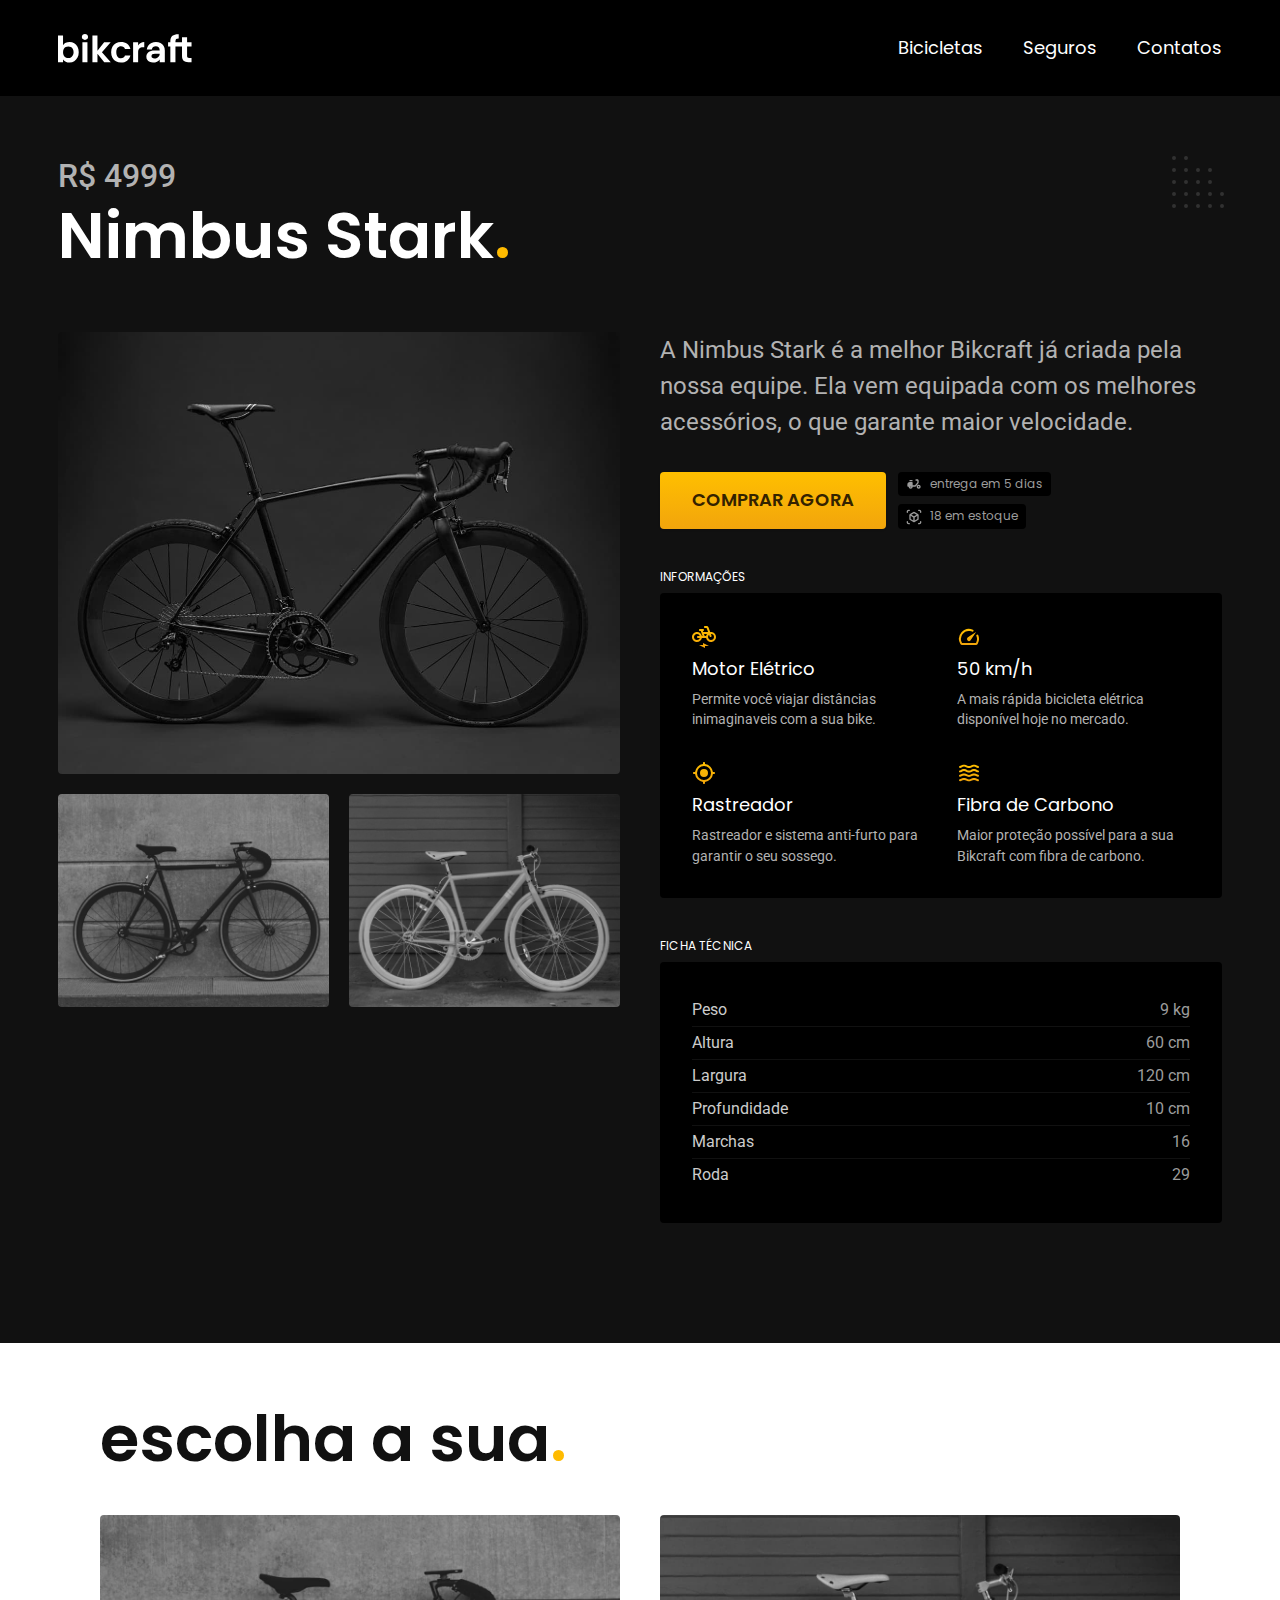
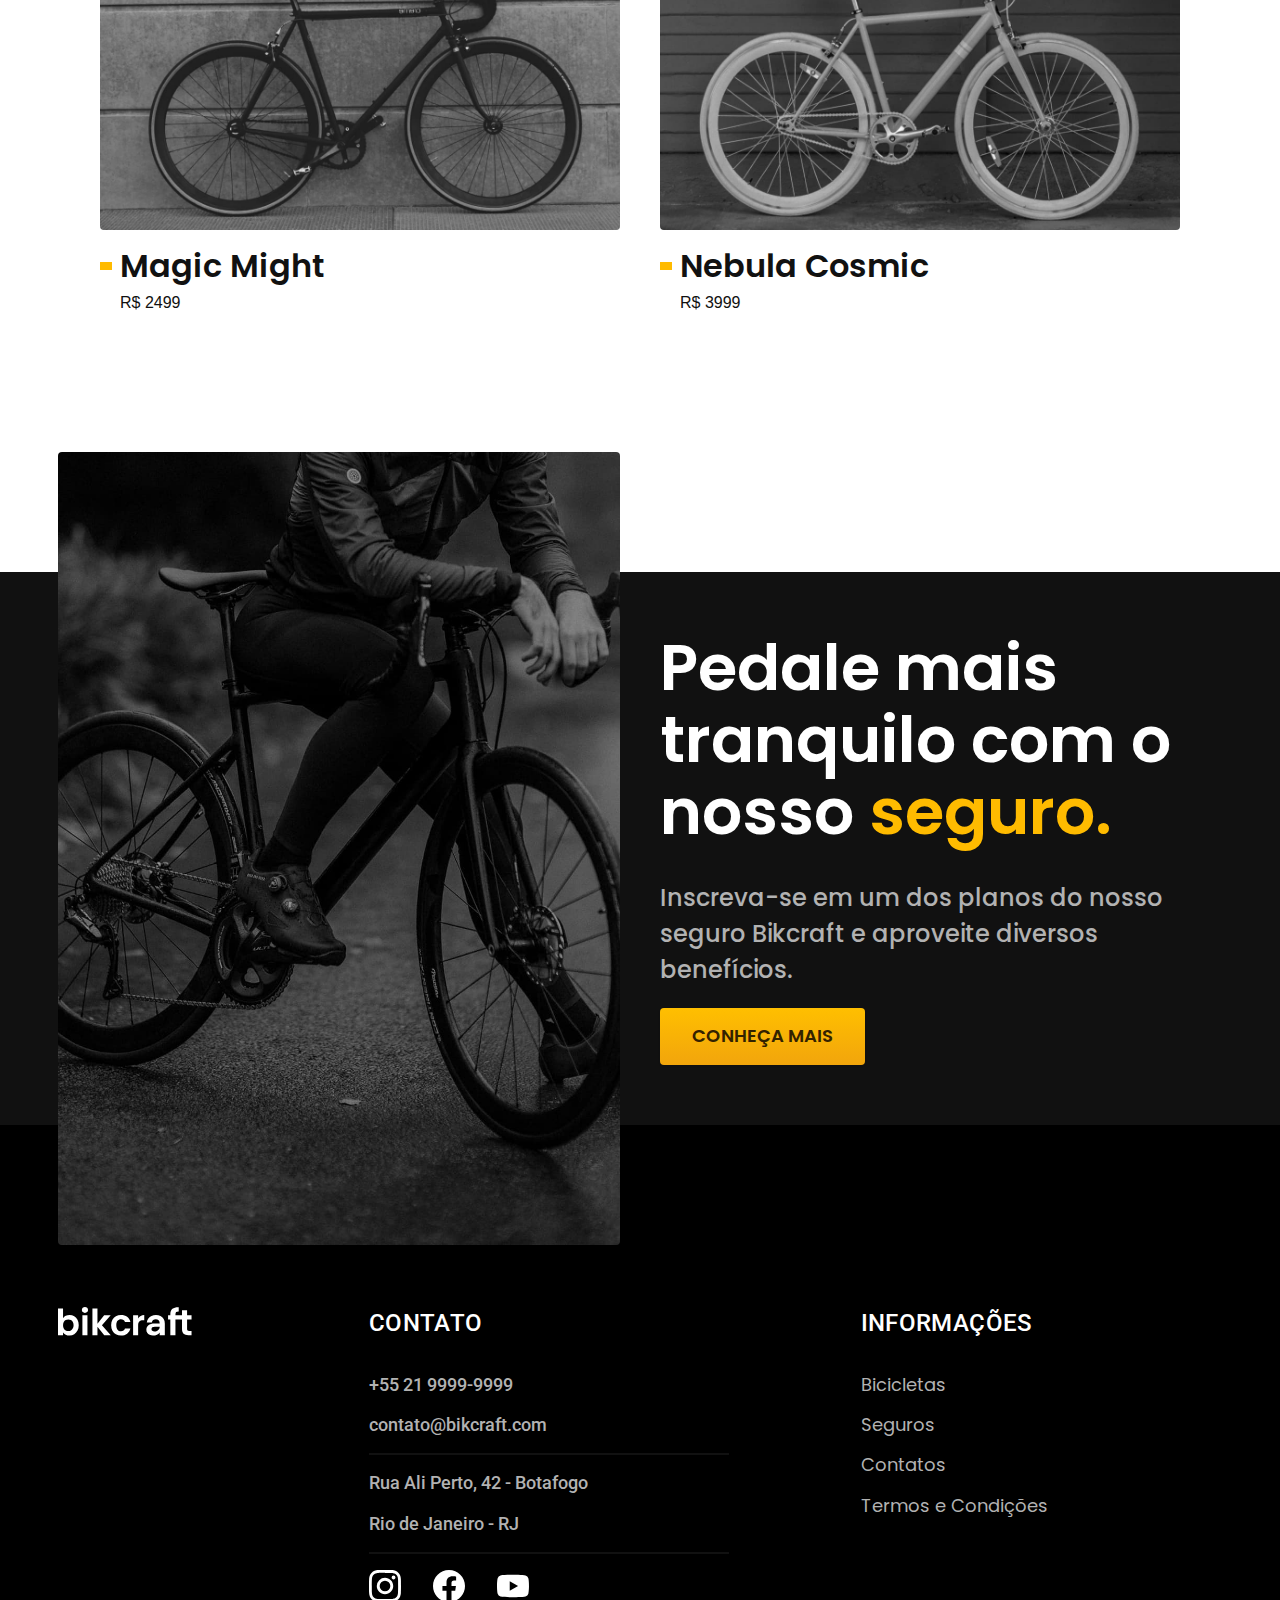
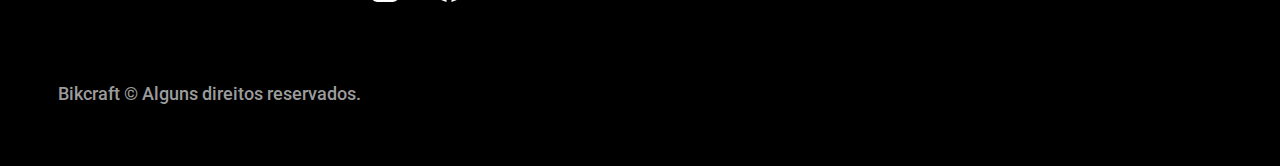
<file: bicycles/nimbus.html>
<!DOCTYPE html>
<html lang="pt-br">

<head>
  <meta charset="UTF-8">
  <meta name="viewport" content="width=device-width, initial-scale=1.0">
  <meta name="description" content="Veja mais detalhes da bicicleta modelo Nimbus Stark">
  <link rel="preconnect" href="https://fonts.googleapis.com">
  <link rel="preconnect" href="https://fonts.gstatic.com" crossorigin>
  <link href="https://fonts.googleapis.com/css2?family=Poppins:wght@400;600&family=Roboto:wght@400;500&family=Merriweather:wght@900&display=swap" rel="stylesheet">
  <title>Nimbus Stark | Bikcraft</title>
  <link rel="preload" href="../css/style.css" as="style">
  <link rel="stylesheet" href="../css/style.css">

  <script>document.documentElement.classList.add('js')</script>
</head>

<body id="bicycle">
  <header class="header-bg">
    <div class="header container">
      <a href="../">
        <img src="../img/bikcraft.svg" width="136" height="32" alt="Logo Bikcraft">
      </a>
      <nav aria-label="primária">
        <ul class="header-menu font-1-m color-0">
          <li><a href="../bicycles.html">Bicicletas</a></li>
          <li><a href="../insurance.html">Seguros</a></li>
          <li><a href="../contact.html">Contatos</a></li>
        </ul>
      </nav>
    </div>
  </header>

  <main class="title-bg">
    <div>
      <div class="title container">
        <p class="font-2-xl">R$ 4999</p>
        <h1 class="font-1-xxl">Nimbus Stark<span class="color-primary-1">.</span></h1>
      </div>
    </div>

    <div class="bicycle container">
      <div class="bicycle-image">
        <img src="../img/bicycle/nimbus1.jpg" width="1120" height="880" alt="Bicicleta preta modelo Nimbus Stark">
        <img src="../img/bicycle/nimbus2.jpg" width="1120" height="880" alt="Bicicleta preta modelo Nimbus Stark">
        <img src="../img/bicycle/nimbus3.jpg" width="1120" height="880" alt="Bicicleta preta modelo Nimbus Stark">
      </div>
      <div class="bicycle-content">
        <p class="font-2-l color-5">A Nimbus Stark é a melhor Bikcraft já criada pela nossa equipe. Ela vem equipada com os melhores acessórios, o que garante maior velocidade.</p>

        <div class="bicycle-buy">
          <a class="button" href="../budget.html?budget-type=bikcraft&product=nimbus">comprar agora</a>
          <span class="font-1-xs color-6"><img src="../img/icons/delivery.svg" width="16" height="16" alt="">entrega em 5 dias</span>
          <span class="font-1-xs color-6"><img src="../img/icons/stock.svg" width="16" height="16" alt="">18 em estoque</span>
        </div>

        <h2 class="font-1-xs color-0">informações</h2>
        <ul class="bicycle-information font-2-xs color-5">
          <li>
            <img src="../img/icons/electric.svg" width="32" height="32" alt="">
            <h3 class="font-1-m color-0">Motor Elétrico</h3>
            <p>Permite você viajar distâncias inimaginaveis com a sua bike.</p>
          </li>
          <li>
            <img src="../img/icons/speed.svg" width="32" height="32" alt="">
            <h3 class="font-1-m color-0">50 km/h</h3>
            <p>A mais rápida bicicleta elétrica disponível hoje no mercado.</p>
          </li>
          <li>
            <img src="../img/icons/tracker.svg" width="32" height="32" alt="">
            <h3 class="font-1-m color-0">Rastreador</h3>
            <p>Rastreador e sistema anti-furto para garantir o seu sossego.</p>
          </li>
          <li>
            <img src="../img/icons/carbon.svg" width="32" height="32" alt="">
            <h3 class="font-1-m color-0">Fibra de Carbono</h3>
            <p>Maior proteção possível para a sua Bikcraft com fibra de carbono.</p>
          </li>
        </ul>

        <h2 class="font-1-xs color-0">ficha técnica</h2>
        <ul class="bicycle-specification font-2-s color-4">
          <li>Peso <span>9 kg</span></li>
          <li>Altura <span>60 cm</span></li>
          <li>Largura <span>120 cm</span></li>
          <li>Profundidade <span>10 cm</span></li>
          <li>Marchas <span>16</span></li>
          <li>Roda <span>29</span></li>
        </ul>
      </div>
    </div>
  </main>

  <article class="bicycle-list container">
    <h2 class="font-1-xxl">escolha a sua<span class="color-primary-1">.</span></h2>
    <ul>
      <li>
        <a href="./magic.html">
          <img src="../img/bicycles/magic.jpg" width="1120" height="680" alt="Bicicleta preta modelo Magic Might">
          <h3 class="font-1-xl">Magic Might</h3>
          <span class="front-2-m">R$ 2499</span>
        </a>
      </li>
      <li>
        <a href="./nebula.html">
          <img src="../img/bicycles/nebula.jpg" width="1120" height="680" alt="Bicicleta cinza modelo Nebula Cosmic">
          <h3 class="font-1-xl">Nebula Cosmic</h3>
          <span class="front-2-m">R$ 3999</span>
        </a>
      </li>
    </ul>
  </article>

  <article class="bicycle-insurance-bg">
    <div class="bicycle-insurance container">
      <div class="bicycle-insurance-image">
        <img src="../img/pictures/insurance.jpg" width="1360" height="1512" alt="Pessoa sentada em bicicleta parada">
      </div>
      <div class="bicycle-insurance-content">
        <h2 class="font-1-xxl color-0">Pedale mais tranquilo com o nosso <span class="color-primary-1">seguro.</span></h2>
        <p class="font-1-l color-5">Inscreva-se em um dos planos do nosso seguro Bikcraft e aproveite diversos benefícios.</p>
        <a class="button" href="../insurance.html">conheça mais</a>
      </div>
    </div>
  </article>

  <footer class="footer-bg">
    <div class="footer container">
      <img src="../img/bikcraft.svg" width="136" height="32" alt="Bikcraft">

      <div>
        <h2 class="font-2-l-b color-0">CONTATO</h2>
        <ul class="footer-contact font-2-m color-5">
          <li><a href="tel:+552199999999">+55 21 9999-9999</a> </li>
          <li><a href="mailto:contato@bikcraft.com">contato@bikcraft.com</a> </li>
          <li>Rua Ali Perto, 42 - Botafogo</li>
          <li>Rio de Janeiro - RJ</li>
        </ul>
        <div class="footer-media">
          <a href="/">
            <img src="../img/media/instagram.svg" width="32" height="32" alt="Instagram">
          </a>
          <a href="/">
            <img src="../img/media/facebook.svg" width="32" height="32" alt="Facebook">
          </a>
          <a href="/">
            <img src="../img/media/youtube.svg" width="32" height="32" alt="Youtube">
          </a>
        </div>
      </div>

      <div>
        <h2 class="font-2-l-b color-0">INFORMAÇÕES</h2>
        <ul class="font-1-m color-5">
          <li><a href="../bicycles.html">Bicicletas</a></li>
          <li><a href="../insurance.html">Seguros</a></li>
          <li><a href="../contact.html">Contatos</a></li>
          <li><a href="../terms.html">Termos e Condições</a></li>
        </ul>
      </div>
      <p class="footer-copy font-2-m color-6">Bikcraft © Alguns direitos reservados.</p>
    </div>
  </footer>
  <script src="../js/script.js"></script>
</body>

</html>
</file>
<file: css/style.css>
/* Global */
@import "./global/global.css";
@import "./utils/typography.css";
@import "./utils/colors.css";
@import "./global/header.css";
@import "./global/footer.css";

/* Utility */
@import "./utils/components.css";
@import "./utils/form.css";

/* Home */
@import "./home/intro.css";
@import "./home/technology.css";
@import "./home/partners.css";
@import "./home/testimony.css";

/*Bicycles*/
@import "./bicycles/bicycle-list.css";
@import "./bicycles/bicycles.css";

/*Bicycle*/
@import "./bicycle/bicycle.css";
@import "./bicycle/insurance.css";

/*Insurance*/
@import "./insurance/insurance.css";
@import "./insurance/advantages.css";
@import "./insurance/faq.css";

/*Terms*/
@import "./terms/terms.css";

/*Contact*/
@import "./contact/contact.css";
@import "./contact/store.css";


/*Budget*/
@import "./budget/budget.css";
</file>
